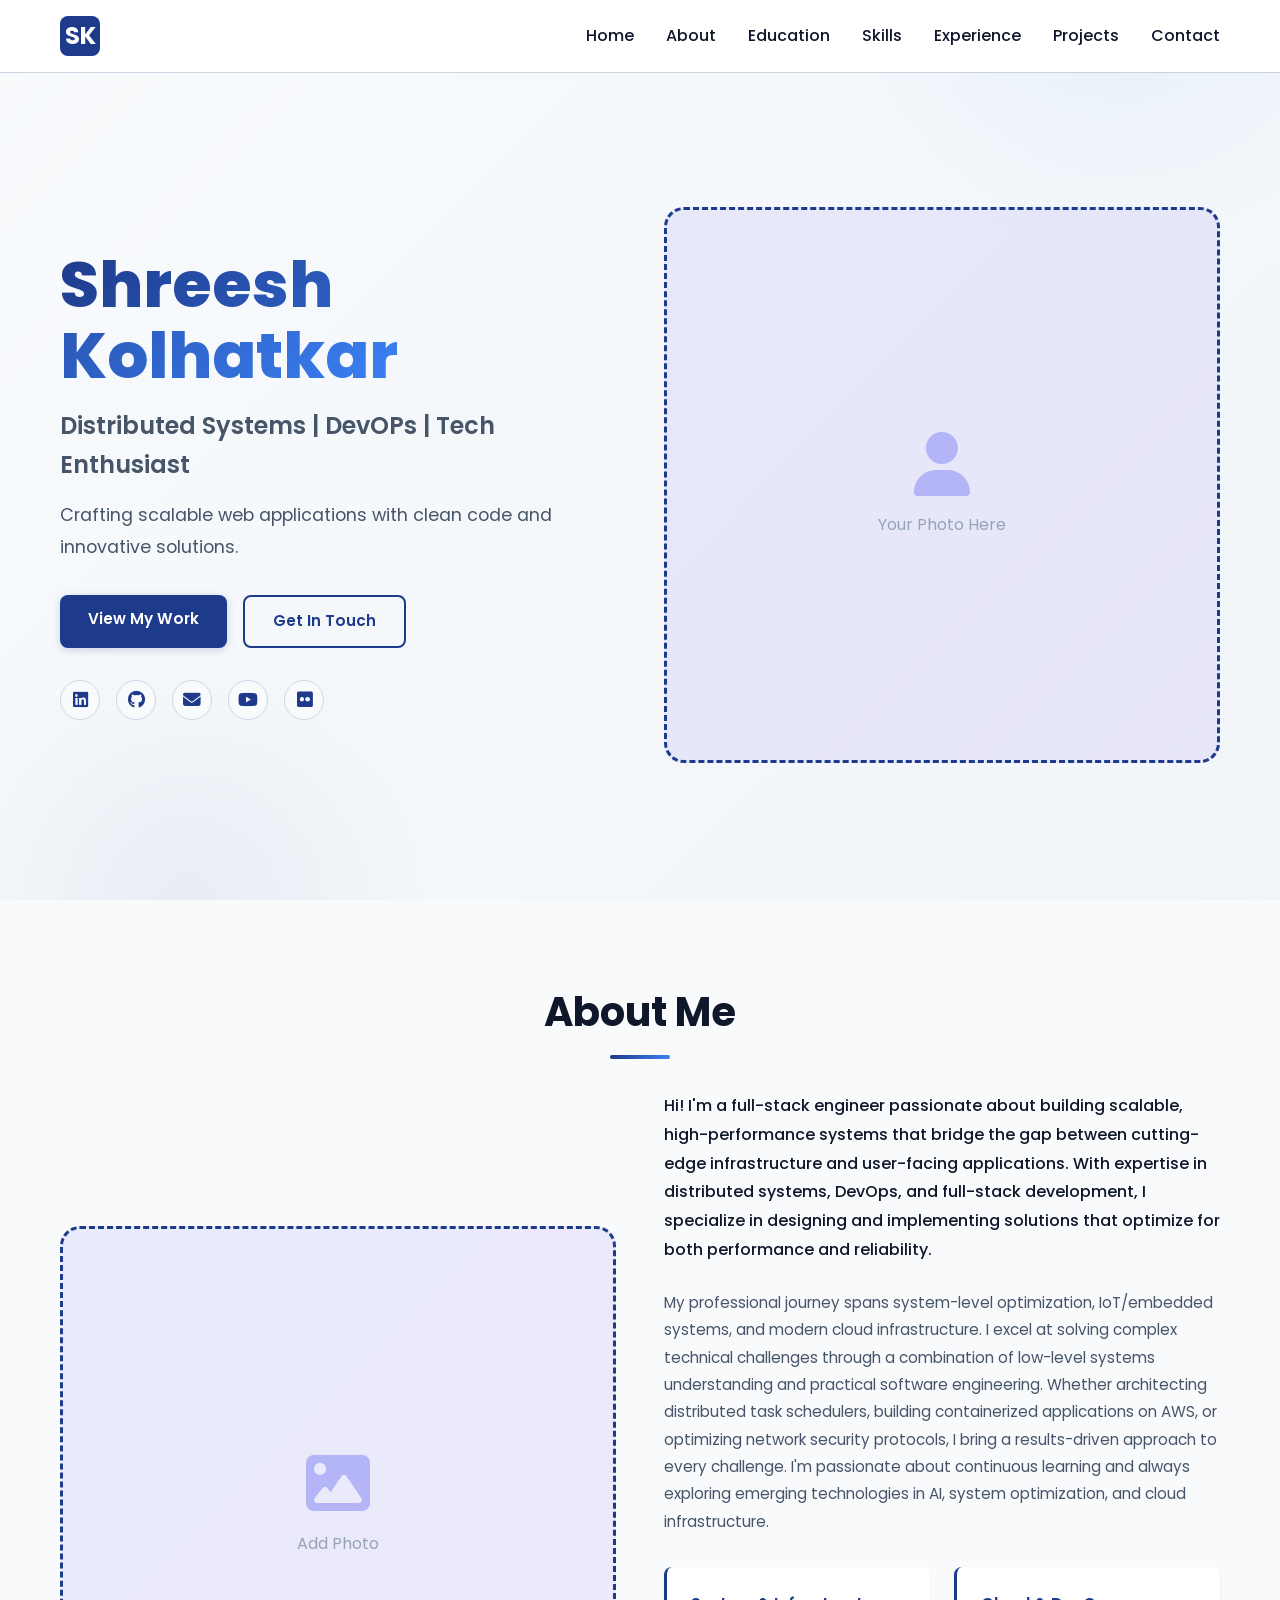
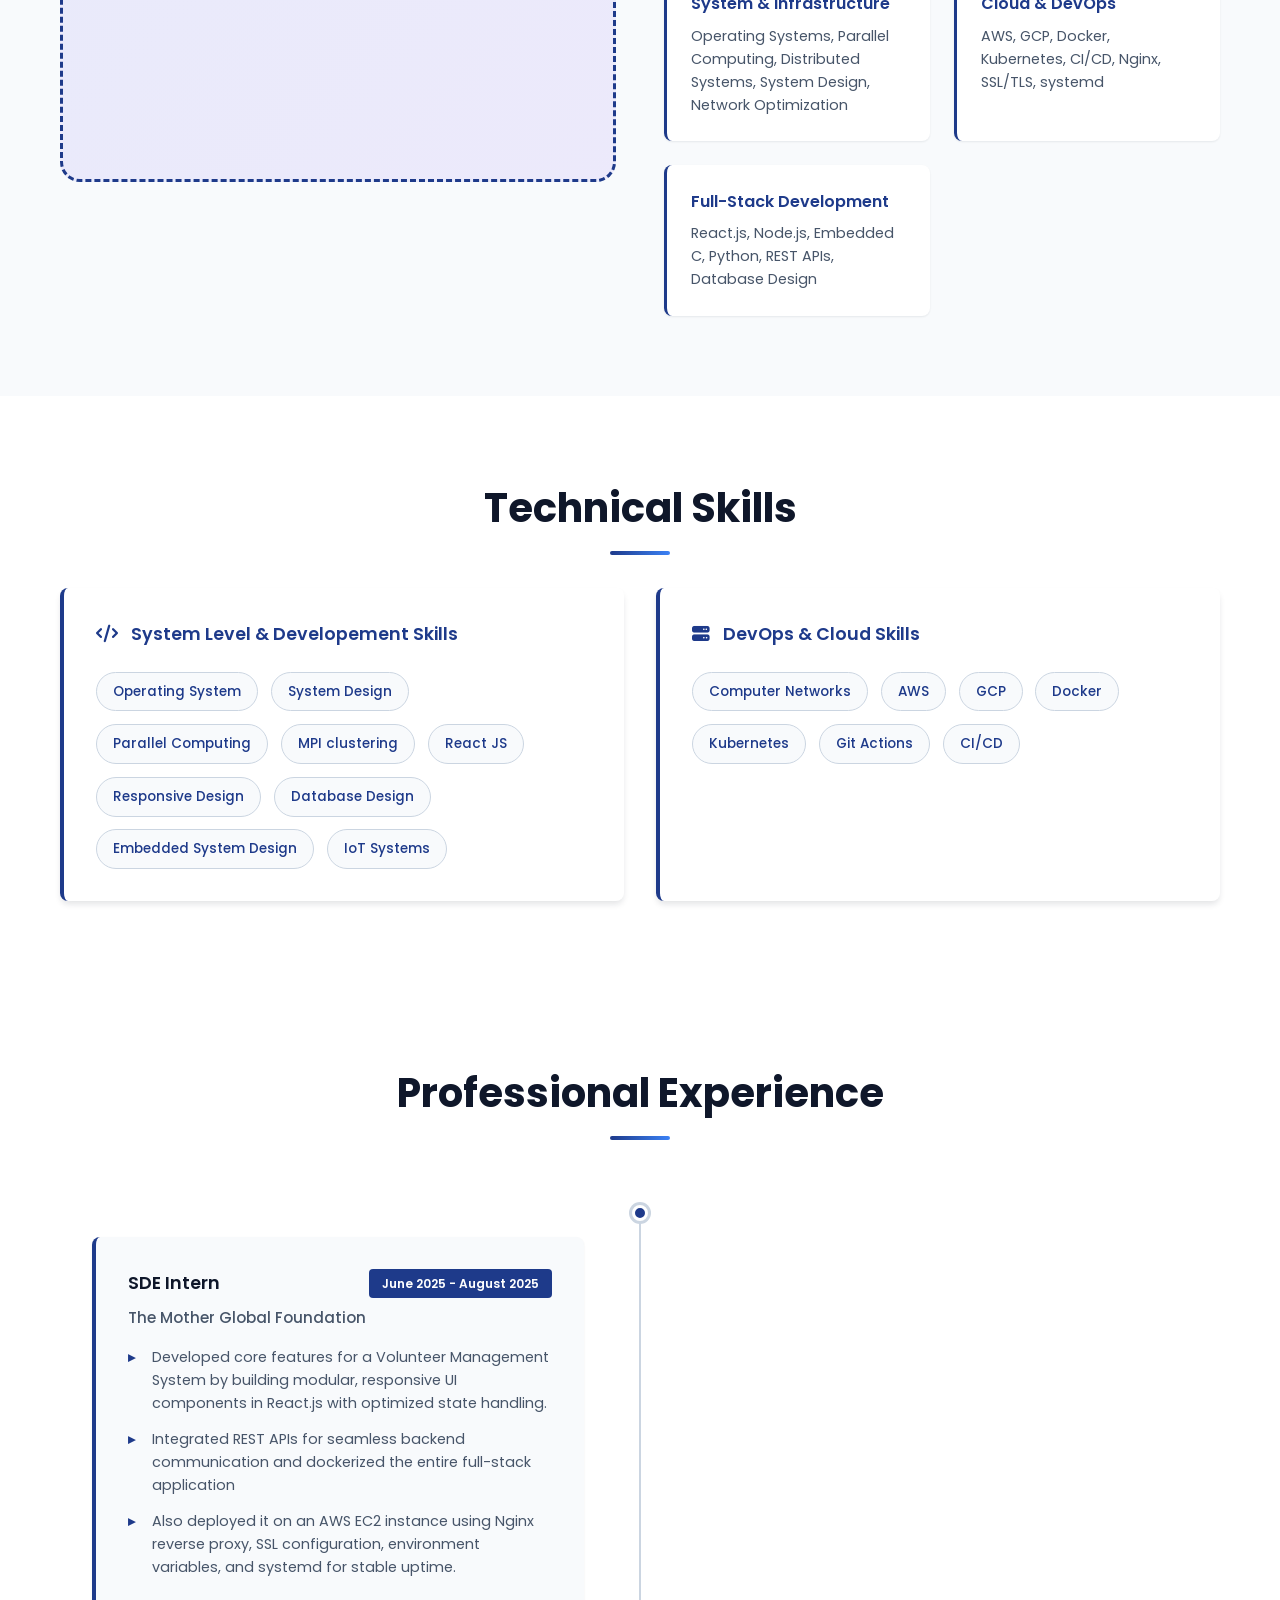
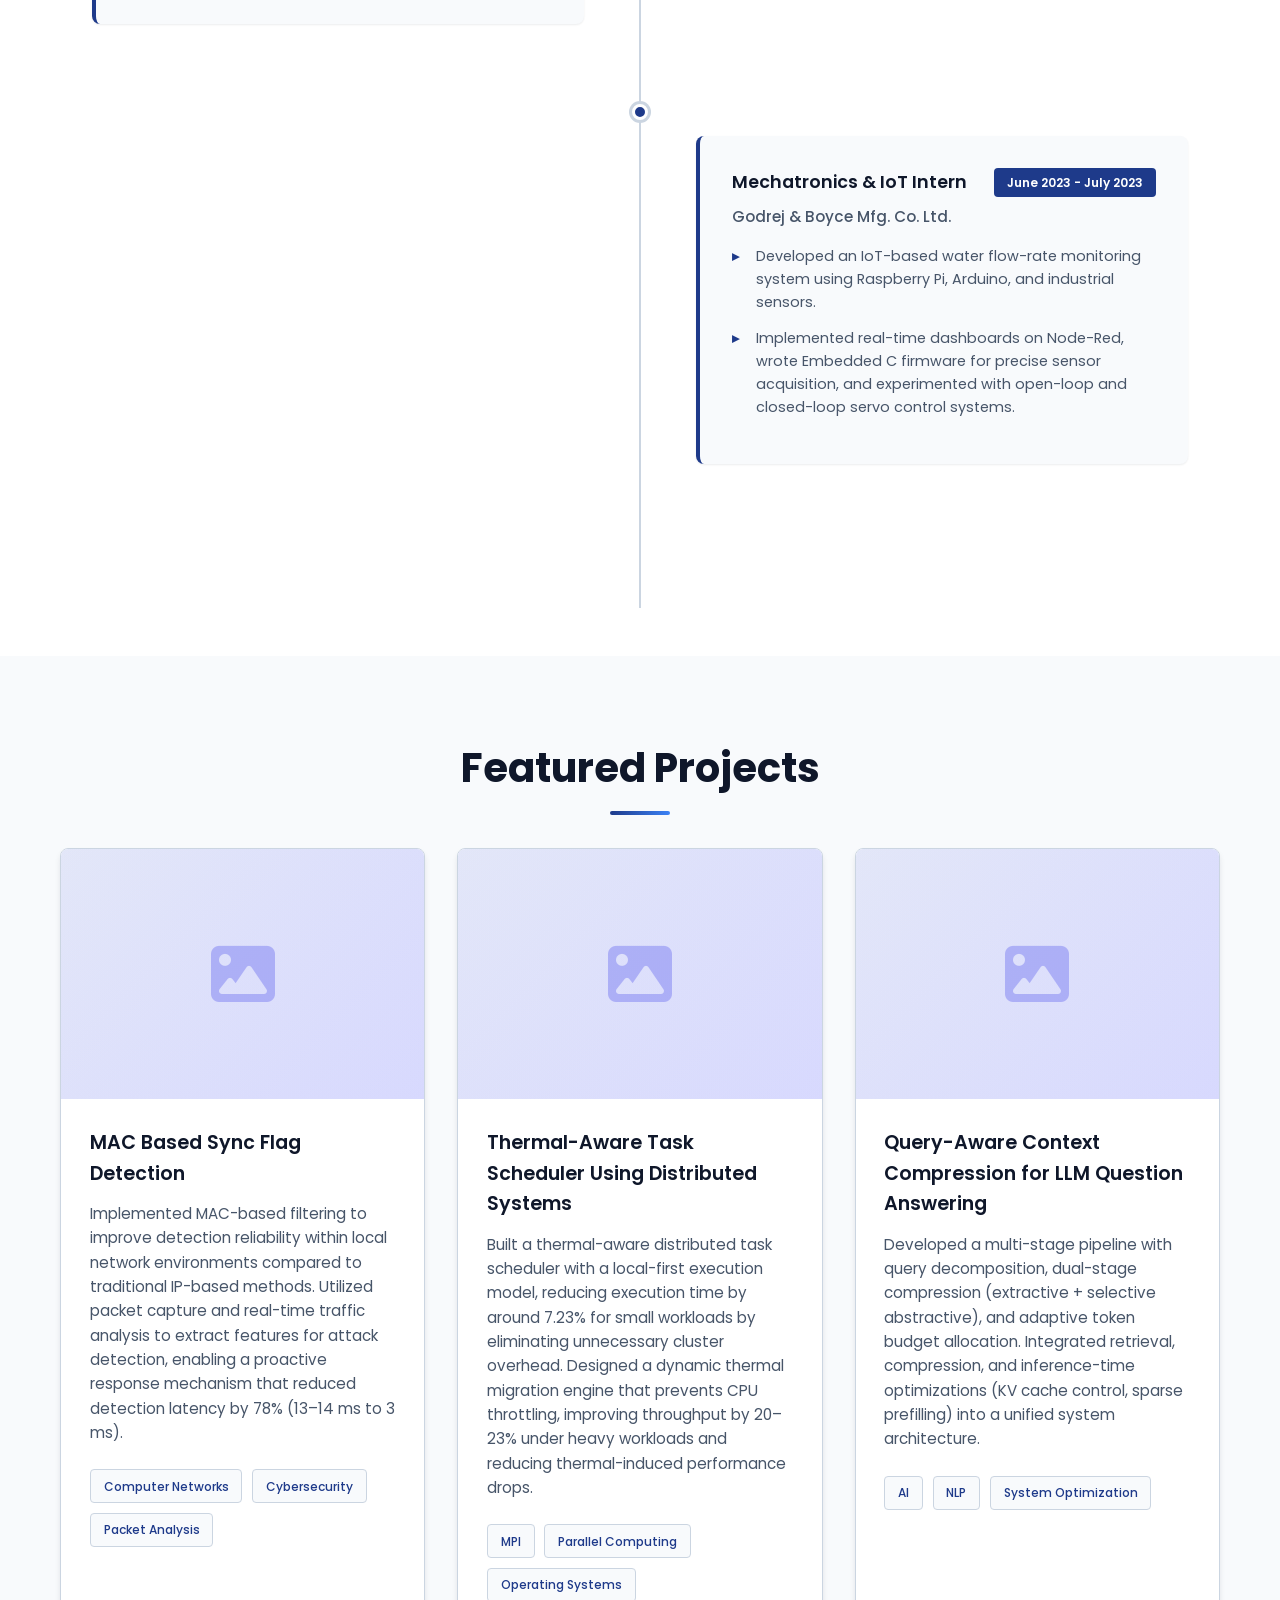
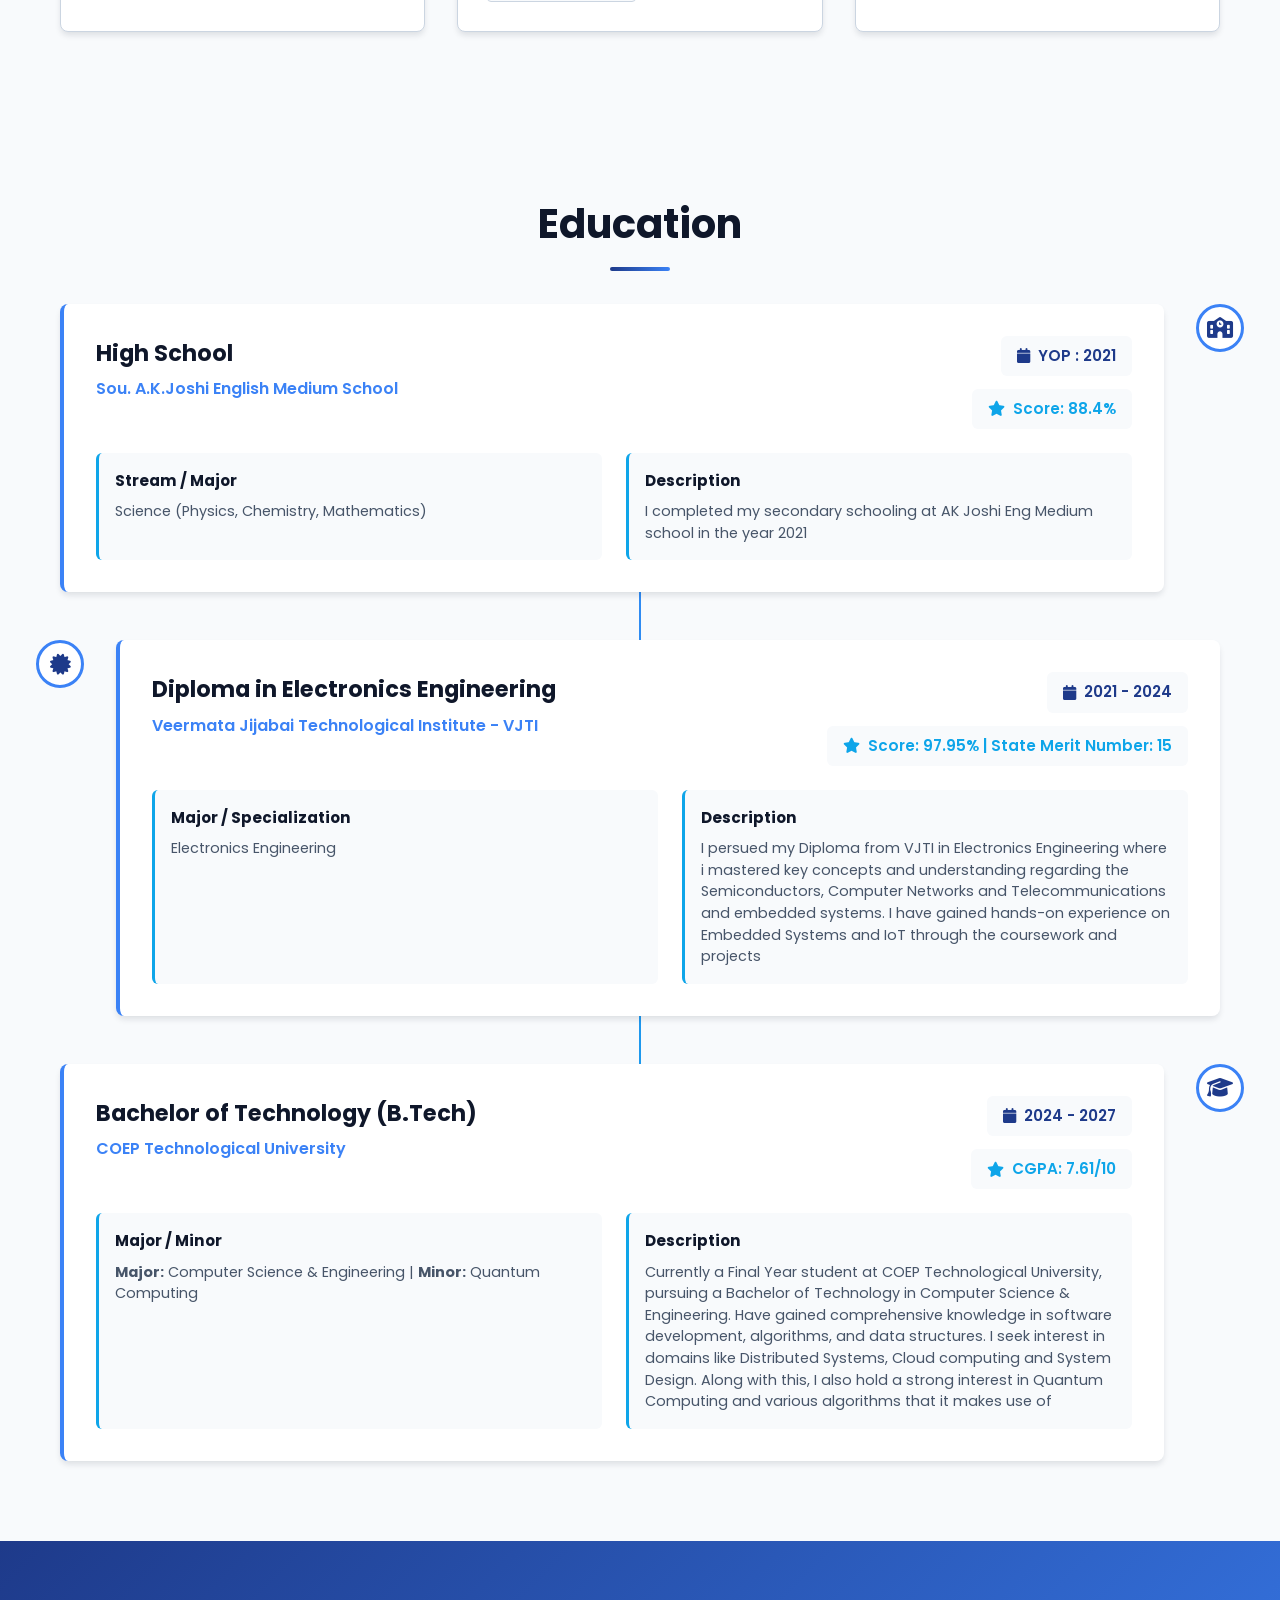
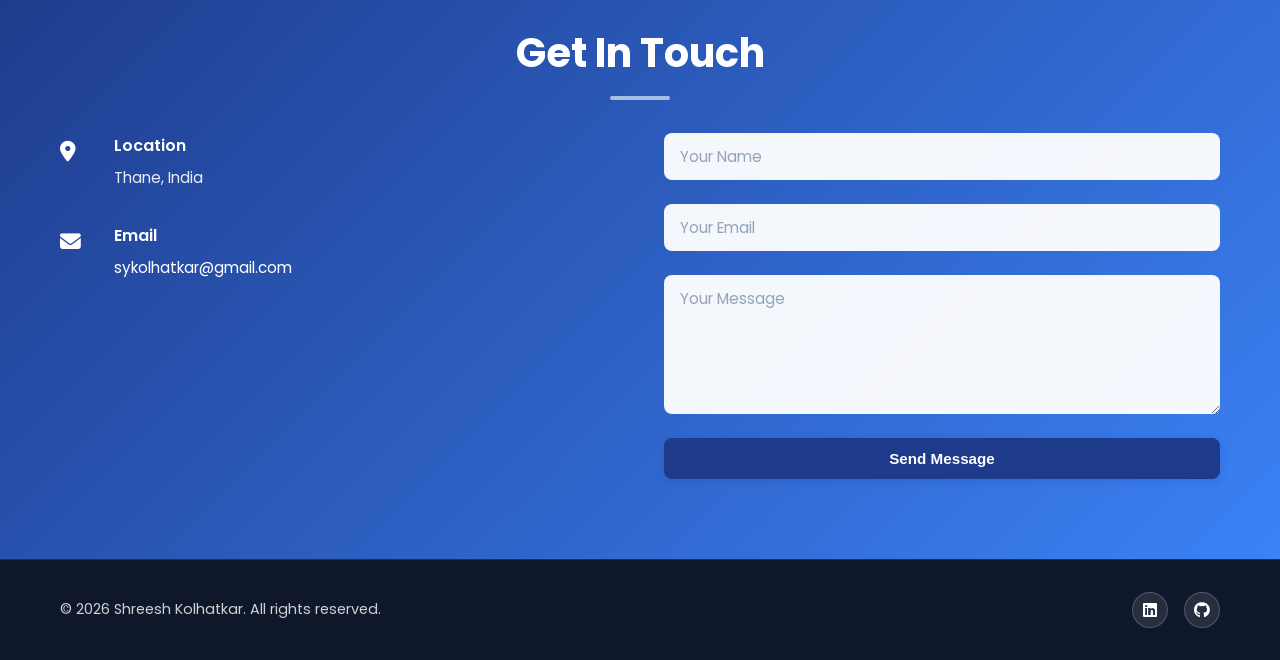
<file: index.html>
<!DOCTYPE html>
<html lang="en">
<head>
    <meta charset="UTF-8">
    <meta name="viewport" content="width=device-width, initial-scale=1.0">
    <title>Shreesh Kolhatkar</title>
    <link rel="stylesheet" href="styles.css">
    <link rel="stylesheet" href="https://cdnjs.cloudflare.com/ajax/libs/font-awesome/6.4.0/css/all.min.css">
    <link href="https://fonts.googleapis.com/css2?family=Poppins:wght@300;400;600;700;800&family=Playfair+Display:wght@700&display=swap" rel="stylesheet">
</head>
<body>
    <!-- Navigation -->
    <nav class="navbar">
        <div class="container">
            <div class="nav-content">
                <div class="logo">
                    <span class="logo-text">SK</span>
                </div>
                <button class="menu-toggle" id="menuToggle">
                    <span></span>
                    <span></span>
                    <span></span>
                </button>
                <ul class="nav-links" id="navLinks">
                    <li><a href="#home">Home</a></li>
                    <li><a href="#about">About</a></li>
                    <li><a href="#education">Education</a></li>
                    <li><a href="#skills">Skills</a></li>
                    <li><a href="#experience">Experience</a></li>
                    <li><a href="#projects">Projects</a></li>
                    <li><a href="#contact">Contact</a></li>
                    
                </ul>
            </div>
        </div>
    </nav>

    <!-- Hero Section -->
    <section id="home" class="hero">
        <div class="container">
            <div class="hero-content">
                <div class="hero-text">
                    <h1 class="hero-title">
                        <span class="highlight">Shreesh Kolhatkar</span>
                    </h1>
                    <p class="hero-subtitle">Distributed Systems | DevOPs | Tech Enthusiast</p>
                    <p class="hero-description">
                        Crafting scalable web applications with clean code and innovative solutions.
                    </p>
                    <div class="hero-buttons">
                        <a href="#projects" class="btn btn-primary">View My Work</a>
                        <a href="#contact" class="btn btn-secondary">Get In Touch</a>
                    </div>
                    <div class="social-links">
                        <a href="https://www.linkedin.com/in/shreesh-kolhatkar/" class="social-icon" title="LinkedIn"><i class="fab fa-linkedin"></i></a>
                        <a href="https://github.com/shree21941" class="social-icon" title="GitHub"><i class="fab fa-github"></i></a>
                        <a href="mailto:sykolhatkar@gmail.com" class="social-icon" title="Email"><i class="fas fa-envelope"></i></a>
                        <a href="https://www.youtube.com/@YashovardhanKolhatkar" class="social-icon" title="YouTube"><i class="fab fa-youtube"></i></a>
                        <a href="https://www.flickr.com/photos/189487337@N05/" class="social-icon" title="Flickr"><i class="fab fa-flickr"></i></a>
                    </div>
                </div>
                <div class="hero-image">
                    <div class="image-placeholder">
                        <i class="fas fa-user"></i>
                        <p>Your Photo Here</p>
                    </div>
                </div>
            </div>
        </div>
        <div class="hero-wave"></div>
    </section>

    <!-- About Section -->
    <section id="about" class="about">
        <div class="container">
            <h2 class="section-title">About Me</h2>
            <div class="about-content">
                <div class="about-image">
                    <div class="image-placeholder">
                        <i class="fas fa-image"></i>
                        <p>Add Photo</p>
                    </div>
                </div>
                <div class="about-text">
                    <p class="about-intro">
                        Hi! I'm a full-stack engineer passionate about building scalable, high-performance systems that bridge the gap between cutting-edge infrastructure and user-facing applications. With expertise in distributed systems, DevOps, and full-stack development, I specialize in designing and implementing solutions that optimize for both performance and reliability.
                    </p>
                    <p class="about-details">
                        My professional journey spans system-level optimization, IoT/embedded systems, and modern cloud infrastructure. I excel at solving complex technical challenges through a combination of low-level systems understanding and practical software engineering. Whether architecting distributed task schedulers, building containerized applications on AWS, or optimizing network security protocols, I bring a results-driven approach to every challenge. I'm passionate about continuous learning and always exploring emerging technologies in AI, system optimization, and cloud infrastructure.
                    </p>
                    <div class="about-highlights">
                        <div class="highlight-item">
                            <h3>System & Infrastructure</h3>
                            <p>Operating Systems, Parallel Computing, Distributed Systems, System Design, Network Optimization</p>
                        </div>
                        <div class="highlight-item">
                            <h3>Cloud & DevOps</h3>
                            <p>AWS, GCP, Docker, Kubernetes, CI/CD, Nginx, SSL/TLS, systemd</p>
                        </div>
                        <div class="highlight-item">
                            <h3>Full-Stack Development</h3>
                            <p>React.js, Node.js, Embedded C, Python, REST APIs, Database Design</p>
                        </div>
                    </div>
                </div>
            </div>
        </div>
    </section>



    <!-- Skills Section -->
    <section id="skills" class="skills">
        <div class="container">
            <h2 class="section-title">Technical Skills</h2>
            <div class="skills-grid">
                <div class="skill-category">
                    <h3 class="skill-category-title">
                        <i class="fas fa-code"></i> System Level & Developement Skills
                    </h3>
                    <div class="skill-items">
                        <span class="skill-tag">Operating System</span>
                        <span class="skill-tag">System Design</span> 
                        <span class="skill-tag">Parallel Computing</span>
                        <span class="skill-tag">MPI clustering</span>
                        <span class="skill-tag">React JS</span>
                        <span class="skill-tag">Responsive Design</span>
                        <span class="skill-tag">Database Design</span>
                        <span class="skill-tag">Embedded System Design</span> 
                        <span class="skill-tag">IoT Systems</span>
                    </div>
                </div>

                <div class="skill-category">
                    <h3 class="skill-category-title">
                        <i class="fas fa-server"></i> DevOps & Cloud Skills
                    </h3>
                    <div class="skill-items">
                        <span class="skill-tag">Computer Networks</span> 
                        <span class="skill-tag">AWS</span>
                        <span class="skill-tag">GCP</span>
                        <span class="skill-tag">Docker</span>
                        <span class="skill-tag">Kubernetes</span>
                        <span class="skill-tag">Git Actions</span>
                        <span class="skill-tag">CI/CD</span>
                    </div>
                </div>
            </div>
        </div>
    </section>

    <!-- Experience Section -->
    <section id="experience" class="experience">
        <div class="container">
            <h2 class="section-title">Professional Experience</h2>
            <div class="timeline">
                <div class="timeline-item">
                    <div class="timeline-marker"></div>
                    <div class="timeline-content">
                        <div class="experience-card">
                            <div class="card-header">
                                <h3>SDE Intern</h3>
                                <span class="date-badge">June 2025 - August 2025</span>
                            </div>
                            <p class="company">The Mother Global Foundation</p>
                            <ul class="experience-list">
                                <li>Developed core features for a Volunteer Management System by building modular, responsive UI components in React.js
with optimized state handling.</li>
                                <li>Integrated REST APIs for seamless backend communication and dockerized the entire full-stack application </li>
                                <li>Also deployed it on an AWS EC2 instance using Nginx reverse proxy, SSL configuration, environment variables, and
systemd for stable uptime.</li>
                            </ul>
                        </div>
                    </div>
                </div>

                <div class="timeline-item">
                    <div class="timeline-marker"></div>
                    <div class="timeline-content">
                        <div class="experience-card">
                            <div class="card-header">
                                <h3>Mechatronics & IoT Intern</h3>
                                <span class="date-badge">June 2023 - July 2023</span>
                            </div>
                            <p class="company">Godrej & Boyce Mfg. Co. Ltd.</p>
                            <ul class="experience-list">
                                <li> Developed an IoT-based water flow-rate monitoring system using Raspberry Pi, Arduino, and industrial sensors.</li>
                                <li>Implemented real-time dashboards on Node-Red, wrote Embedded C firmware for precise sensor acquisition, and
experimented with open-loop and closed-loop servo control systems.</li>
                            </ul>
                        </div>
                    </div>
                </div>
            </div>
        </div>
    </section>

    <!-- Projects Section -->
    <section id="projects" class="projects">
        <div class="container">
            <h2 class="section-title">Featured Projects</h2>
            <div class="projects-grid">
                <div class="project-card">
                    <div class="project-image">
                        <div class="image-placeholder">
                            <i class="fas fa-image"></i>
                        </div>
                        <div class="project-overlay">
                            <a href="https://github.com/VNalbalwar/CN-Mini-Project-MAC-Based-SYN-Flood-Detection" class="project-link">View Project</a>
                        </div>
                    </div>
                    <div class="project-content">
                        <h3 class="project-title">MAC Based Sync Flag Detection</h3>
                        <p class="project-description">
                            Implemented MAC-based filtering to improve detection reliability within local network environments compared to
traditional IP-based methods. Utilized packet capture and real-time traffic analysis to extract features for attack detection, enabling a proactive
response mechanism that reduced detection latency by 78% (13–14 ms to 3 ms).
                        </p>
                        <div class="project-tech">
                            <span class="tech-badge">Computer Networks</span>
                            <span class="tech-badge">Cybersecurity</span>
                            <span class="tech-badge">Packet Analysis</span>

                        </div>
                    </div>
                </div>

                <div class="project-card">
                    <div class="project-image">
                        <div class="image-placeholder">
                            <i class="fas fa-image"></i>
                        </div>
                        <div class="project-overlay">
                            <a href="https://github.com/AvinashGadade/thermal-aware-scheduler" class="project-link">View Project</a>
                        </div>
                    </div>
                    <div class="project-content">
                        <h3 class="project-title">Thermal-Aware Task Scheduler Using Distributed Systems</h3>
                        <p class="project-description">
                            Built a thermal-aware distributed task scheduler with a local-first execution model, reducing execution time by around
7.23% for small workloads by eliminating unnecessary cluster overhead. Designed a dynamic thermal migration engine that prevents CPU throttling, improving throughput by 20–23% under
heavy workloads and reducing thermal-induced performance drops.
                        <div class="project-tech">
                            <span class="tech-badge">MPI</span>
                            <span class="tech-badge">Parallel Computing</span>
                            <span class="tech-badge">Operating Systems</span>
                        </div>
                    </div>
                </div>

                <div class="project-card">
                    <div class="project-image">
                        <div class="image-placeholder">
                            <i class="fas fa-image"></i>
                        </div>
                        <div class="project-overlay">
                            <a href="https://github.com/Shreesh21941/Query-Aware-Context-Compression-for-Long-Document-LLM-Question-Answering" class="project-link">View Project</a>
                        </div>
                    </div>
                    <div class="project-content">
                        <h3 class="project-title">Query-Aware Context Compression for LLM Question Answering</h3>
                        <p class="project-description">
                            Developed a multi-stage pipeline with query decomposition, dual-stage compression (extractive + selective abstractive),
and adaptive token budget allocation. Integrated retrieval, compression, and inference-time optimizations (KV cache control, sparse prefilling) into a unified
system architecture.
                        </p>
                        <div class="project-tech">
                            <span class="tech-badge">AI</span>
                            <span class="tech-badge">NLP</span>
                            <span class="tech-badge">System Optimization</span>
                        </div>
                    </div>
                </div>               
            </div>
        </div>
    </section>

    <!-- Education Section -->
    <section id="education" class="education">
        <div class="container">
            <h2 class="section-title">Education</h2>
            <div class="education-timeline">
                <!-- Schooling Entry -->
                <div class="education-item">
                    <div class="education-icon">
                        <i class="fas fa-school"></i>
                    </div>
                    <div class="education-card-enhanced">
                        <div class="education-header">
                            <div class="education-title-section">
                                <h3 class="education-degree">High School</h3>
                                <p class="education-institution">Sou. A.K.Joshi English Medium School</p>
                            </div>
                            <div class="education-meta">
                                <span class="education-year-range">
                                    <i class="fas fa-calendar"></i> YOP : 2021                               </span>
                                <span class="education-score">
                                    <i class="fas fa-star"></i> Score: 88.4%
                                </span>
                            </div>
                        </div>
                        <div class="education-details">
                            <div class="education-field-section">
                                <h4>Stream / Major</h4>
                                <p>Science (Physics, Chemistry, Mathematics)</p>
                            </div>
                            <div class="education-description">
                                <h4>Description</h4>
                                <p>I completed my secondary schooling at AK Joshi Eng Medium school in the year 2021</p>
                            </div>
                        </div>
                    </div>
                </div>

                <!-- Diploma Entry -->
                <div class="education-item">
                    <div class="education-icon">
                        <i class="fas fa-certificate"></i>
                    </div>
                    <div class="education-card-enhanced">
                        <div class="education-header">
                            <div class="education-title-section">
                                <h3 class="education-degree">Diploma in Electronics Engineering</h3>
                                <p class="education-institution">Veermata Jijabai Technological Institute - VJTI</p>
                            </div>
                            <div class="education-meta">
                                <span class="education-year-range">
                                    <i class="fas fa-calendar"></i> 2021 - 2024
                                </span>
                                <span class="education-score">
                                    <i class="fas fa-star"></i> Score: 97.95% |
                                    State Merit Number: 15
                                </span>
                            </div>
                        </div>
                        <div class="education-details">
                            <div class="education-field-section">
                                <h4>Major / Specialization</h4>
                                <p>Electronics Engineering</p>
                            </div>
                            <div class="education-description">
                                <h4>Description</h4>
                                <p>I persued my Diploma from VJTI in Electronics Engineering where i mastered key concepts and understanding regarding the Semiconductors, Computer Networks and Telecommunications and embedded systems. I have gained hands-on experience on Embedded Systems and IoT through the coursework and projects</p>
                            </div>
                        </div>
                    </div>
                </div>

                <!-- Bachelor's Degree Entry -->
                <div class="education-item">
                    <div class="education-icon">
                        <i class="fas fa-graduation-cap"></i>
                    </div>
                    <div class="education-card-enhanced">
                        <div class="education-header">
                            <div class="education-title-section">
                                <h3 class="education-degree">Bachelor of Technology (B.Tech)</h3>
                                <p class="education-institution">COEP Technological University</p>
                            </div>
                            <div class="education-meta">
                                <span class="education-year-range">
                                    <i class="fas fa-calendar"></i> 2024 - 2027
                                </span>
                                <span class="education-score">
                                    <i class="fas fa-star"></i> CGPA: 7.61/10
                                </span>
                            </div>
                        </div>
                        <div class="education-details">
                            <div class="education-field-section">
                                <h4>Major / Minor</h4>
                                <p><strong>Major:</strong> Computer Science & Engineering | <strong>Minor:</strong> Quantum Computing</p>
                            </div>
                            <div class="education-description">
                                <h4>Description</h4>
                                <p>Currently a Final Year student at COEP Technological University, pursuing a Bachelor of Technology in Computer Science & Engineering. Have gained comprehensive knowledge in software development, algorithms, and data structures. I seek interest in domains like Distributed Systems, Cloud computing and System Design. Along with this, I also hold a strong interest in Quantum Computing and various algorithms that it makes use of</p>
                            </div>
                        </div>
                    </div>
                </div>
            </div>
        </div>
    </section>

    <!-- Contact Section -->
    <section id="contact" class="contact">
        <div class="container">
            <h2 class="section-title">Get In Touch</h2>
            <div class="contact-content">
                <div class="contact-info">
                    <div class="contact-item">
                        <i class="fas fa-map-marker-alt"></i>
                        <div>
                            <h3>Location</h3>
                            <p>Thane, India</p>
                        </div>
                    </div>
                    <div class="contact-item">
                        <i class="fas fa-envelope"></i>
                        <div>
                            <h3>Email</h3>
                            <p><a href="mailto:shreesh@example.com">sykolhatkar@gmail.com</a></p>
                        </div>
                    </div>
                    <!-- <div class="contact-item">
                        <i class="fas fa-phone"></i>
                        <div>
                            <h3>Phone</h3>
                            <p><a href="tel:+1234567890">+</a></p>
                        </div>
                    </div> -->
                </div>

                <form class="contact-form" id="contactForm">
                    <div class="form-group">
                        <input type="text" placeholder="Your Name" required>
                    </div>
                    <div class="form-group">
                        <input type="email" placeholder="Your Email" required>
                    </div>
                    <div class="form-group">
                        <textarea placeholder="Your Message" rows="5" required></textarea>
                    </div>
                    <button type="submit" class="btn btn-primary btn-submit">Send Message</button>
                </form>
            </div>
        </div>
    </section>

    <!-- Footer -->
    <footer class="footer">
        <div class="container">
            <div class="footer-content">
                <p>&copy; 2026 Shreesh Kolhatkar. All rights reserved.</p>
                <div class="footer-links">
                    <a href="https://www.linkedin.com/in/shreesh-kolhatkar/" title="LinkedIn"><i class="fab fa-linkedin"></i></a>
                    <a href="https://github.com/shree21941" title="GitHub"><i class="fab fa-github"></i></a>
                </div>
            </div>
        </div>
    </footer>

    <script src="script.js"></script>
</body>
</html>
</file>
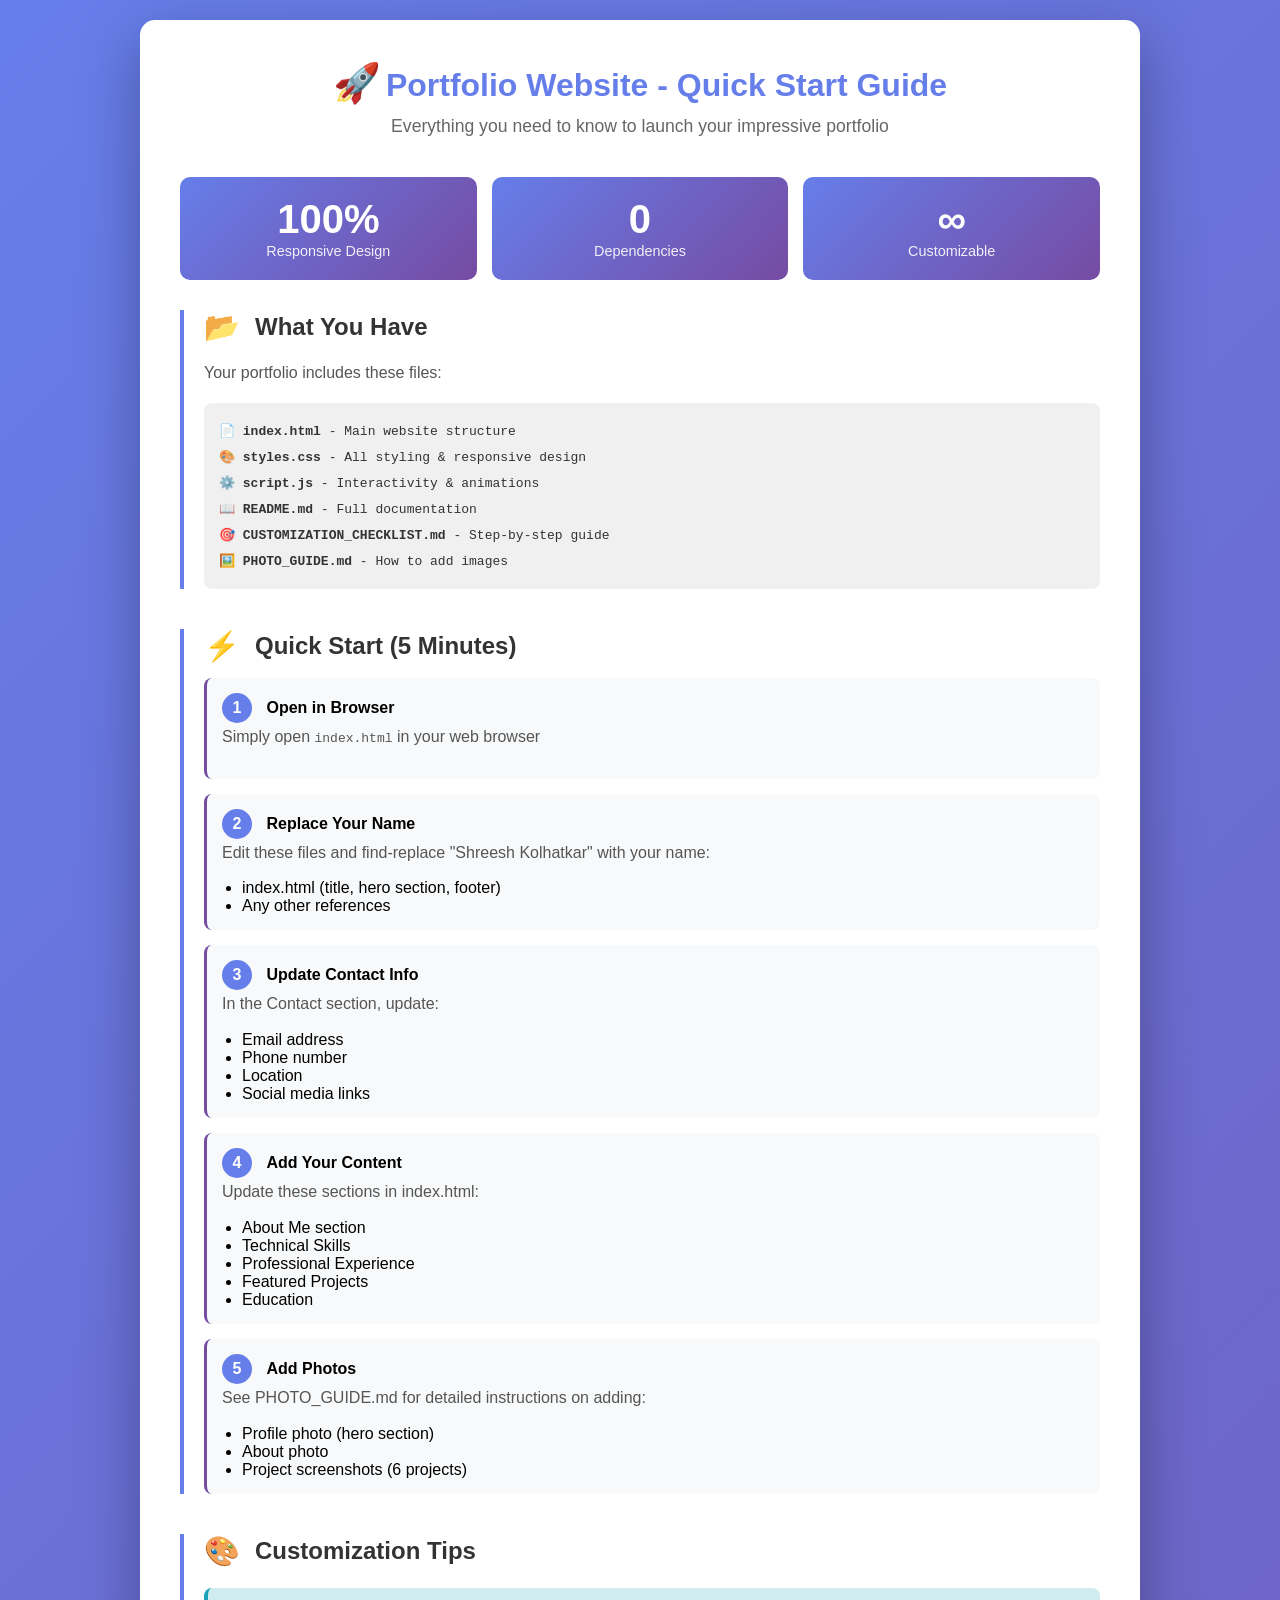
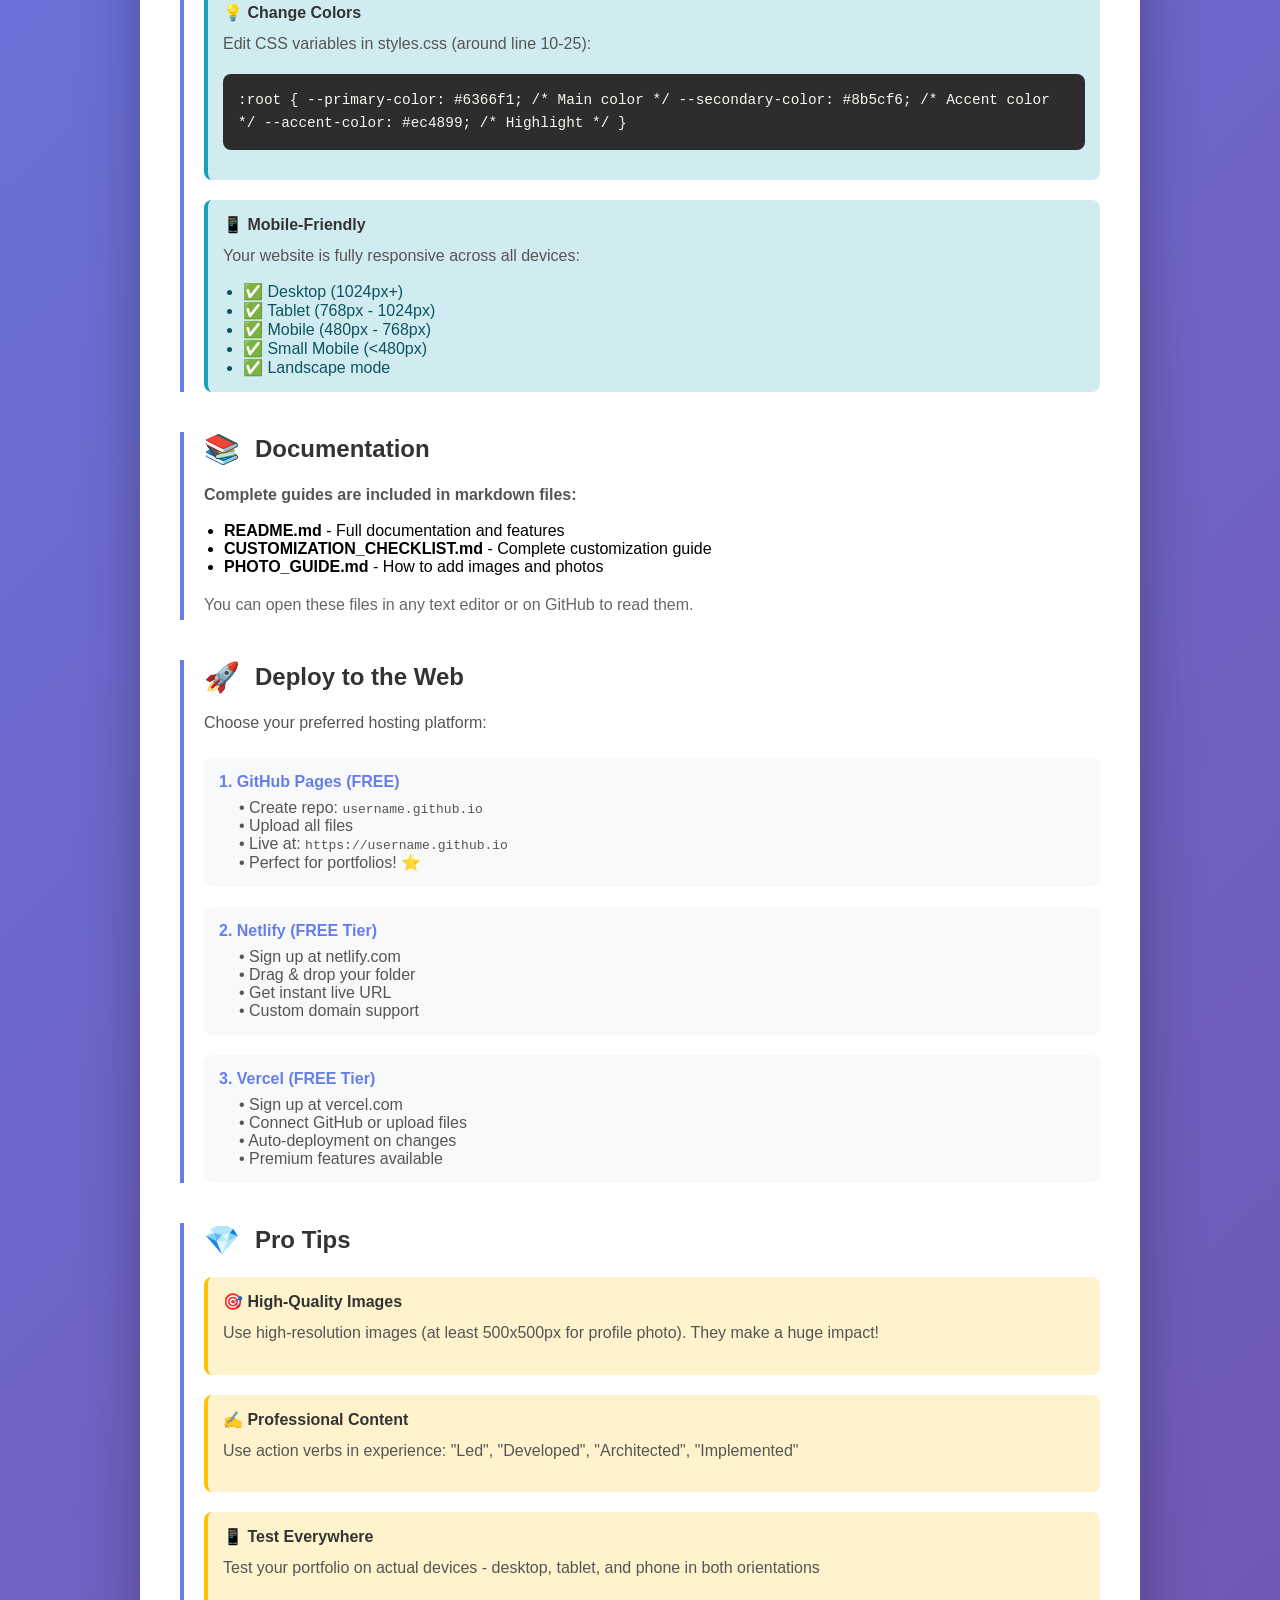
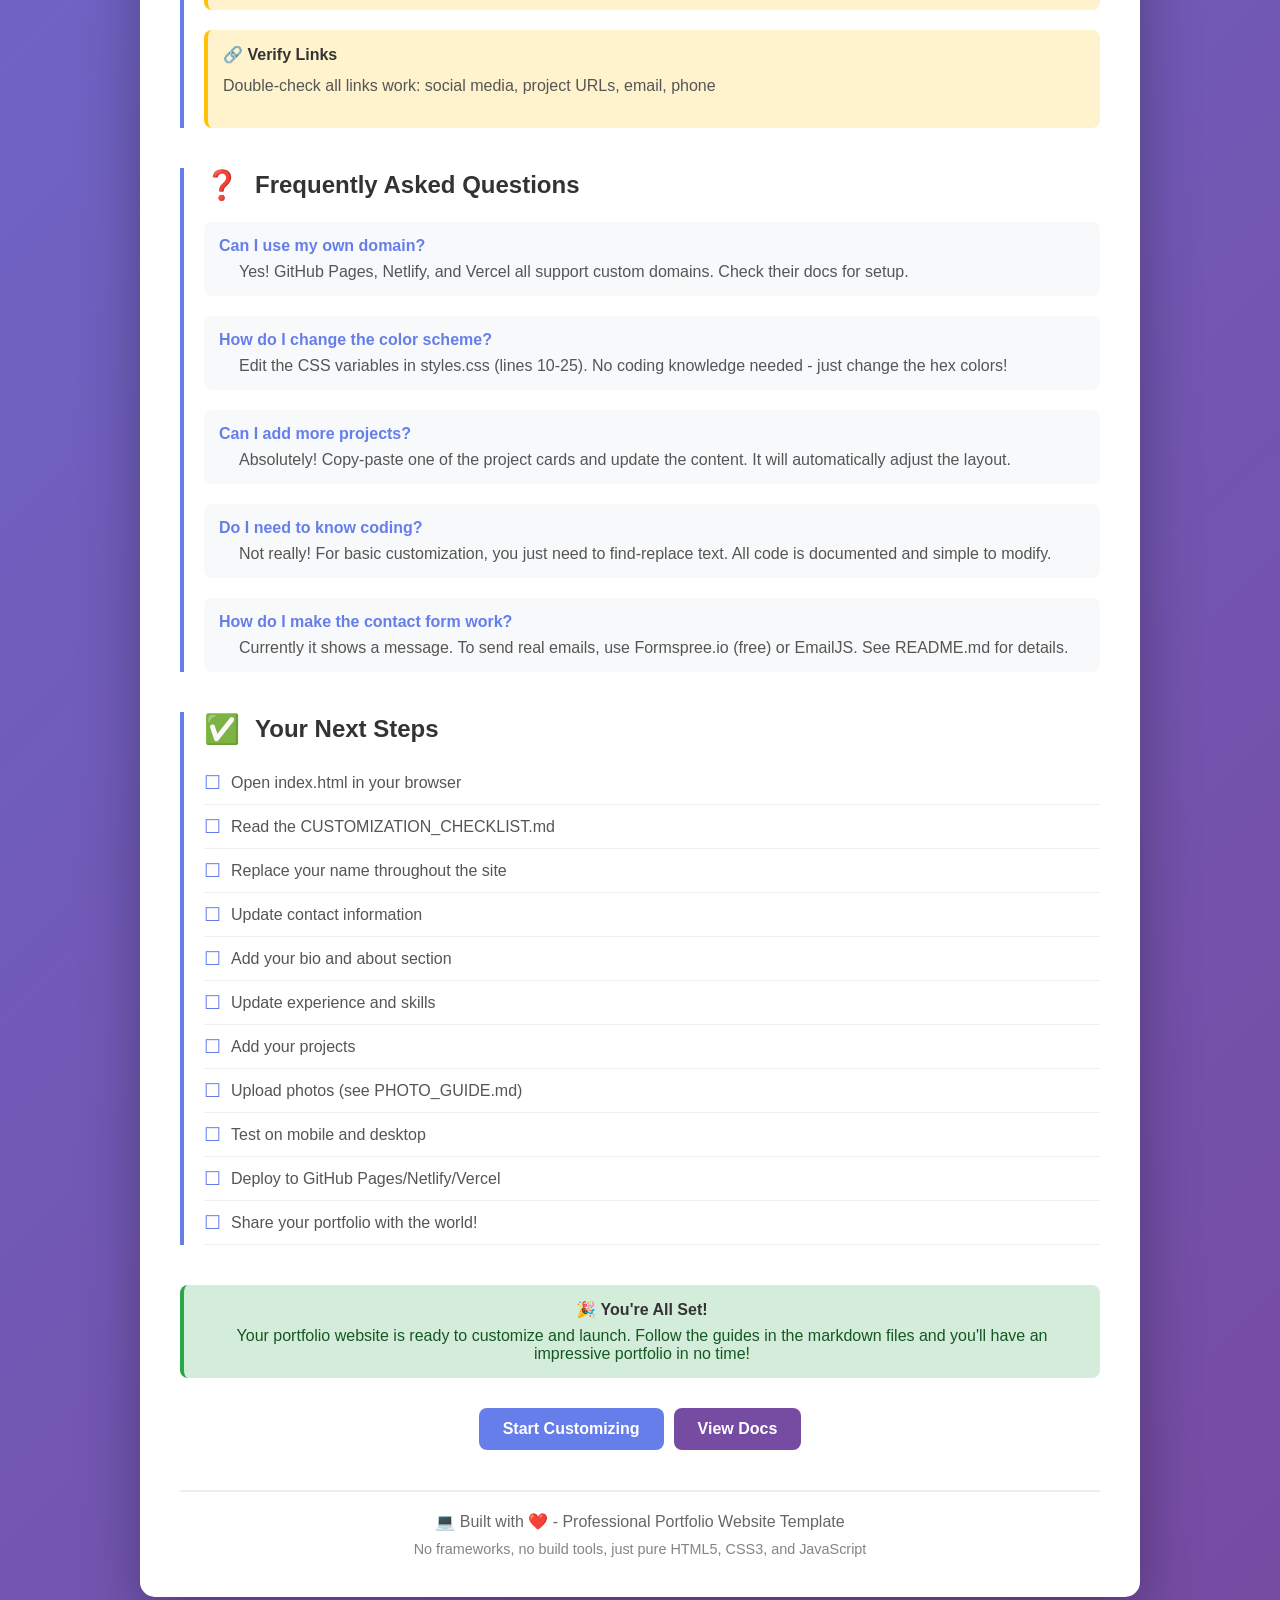
<file: QUICK_START.html>
<!DOCTYPE html>
<html lang="en">
<head>
    <meta charset="UTF-8">
    <meta name="viewport" content="width=device-width, initial-scale=1.0">
    <title>Quick Start Guide - Portfolio Setup</title>
    <style>
        * {
            margin: 0;
            padding: 0;
            box-sizing: border-box;
        }
        
        body {
            font-family: 'Segoe UI', Tahoma, Geneva, Verdana, sans-serif;
            background: linear-gradient(135deg, #667eea 0%, #764ba2 100%);
            min-height: 100vh;
            padding: 20px;
        }
        
        .container {
            max-width: 1000px;
            margin: 0 auto;
            background: white;
            border-radius: 15px;
            padding: 40px;
            box-shadow: 0 20px 60px rgba(0, 0, 0, 0.3);
        }
        
        h1 {
            color: #667eea;
            margin-bottom: 10px;
            text-align: center;
        }
        
        .subtitle {
            text-align: center;
            color: #666;
            margin-bottom: 40px;
            font-size: 1.1rem;
        }
        
        .guide-section {
            margin-bottom: 40px;
            border-left: 4px solid #667eea;
            padding-left: 20px;
        }
        
        .guide-section h2 {
            color: #333;
            font-size: 1.5rem;
            margin-bottom: 15px;
            display: flex;
            align-items: center;
            gap: 10px;
        }
        
        .guide-section p {
            color: #555;
            line-height: 1.8;
            margin-bottom: 12px;
        }
        
        .step {
            background: #f8f9fa;
            padding: 15px;
            margin: 15px 0;
            border-radius: 8px;
            border-left: 3px solid #764ba2;
        }
        
        .step-number {
            display: inline-block;
            background: #667eea;
            color: white;
            width: 30px;
            height: 30px;
            border-radius: 50%;
            text-align: center;
            line-height: 30px;
            margin-right: 10px;
            font-weight: bold;
        }
        
        .code-block {
            background: #2d2d2d;
            color: #f8f8f2;
            padding: 15px;
            border-radius: 8px;
            overflow-x: auto;
            font-family: 'Courier New', monospace;
            margin: 15px 0;
            font-size: 0.9rem;
            line-height: 1.6;
        }
        
        .file-list {
            background: #f0f0f0;
            padding: 15px;
            border-radius: 8px;
            font-family: monospace;
            margin: 15px 0;
        }
        
        .file-list div {
            padding: 5px 0;
            color: #333;
        }
        
        .button-group {
            display: flex;
            gap: 10px;
            justify-content: center;
            margin: 30px 0;
            flex-wrap: wrap;
        }
        
        .btn {
            padding: 12px 24px;
            border-radius: 8px;
            border: none;
            cursor: pointer;
            font-size: 1rem;
            text-decoration: none;
            display: inline-block;
            transition: all 0.3s ease;
            font-weight: 600;
        }
        
        .btn-primary {
            background: #667eea;
            color: white;
        }
        
        .btn-primary:hover {
            background: #5568d3;
            transform: translateY(-2px);
            box-shadow: 0 5px 15px rgba(102, 126, 234, 0.4);
        }
        
        .btn-secondary {
            background: #764ba2;
            color: white;
        }
        
        .btn-secondary:hover {
            background: #653a87;
            transform: translateY(-2px);
            box-shadow: 0 5px 15px rgba(118, 75, 162, 0.4);
        }
        
        .checklist {
            list-style: none;
            padding: 0;
        }
        
        .checklist li {
            padding: 10px 0;
            border-bottom: 1px solid #eee;
            color: #555;
            display: flex;
            align-items: center;
        }
        
        .checklist li:before {
            content: '☐ ';
            margin-right: 10px;
            font-size: 1.2rem;
            color: #667eea;
        }
        
        .highlight {
            background: #fff3cd;
            padding: 15px;
            border-radius: 8px;
            border-left: 4px solid #ffc107;
            margin: 20px 0;
        }
        
        .highlight-title {
            font-weight: bold;
            color: #333;
            margin-bottom: 8px;
        }
        
        .success {
            background: #d4edda;
            border-color: #28a745;
            color: #155724;
        }
        
        .warning {
            background: #fff3cd;
            border-color: #ffc107;
            color: #856404;
        }
        
        .info {
            background: #d1ecf1;
            border-color: #17a2b8;
            color: #0c5460;
        }
        
        .faq {
            margin: 20px 0;
            padding: 15px;
            background: #f8f9fa;
            border-radius: 8px;
        }
        
        .faq-q {
            font-weight: bold;
            color: #667eea;
            margin-bottom: 8px;
        }
        
        .faq-a {
            color: #555;
            padding-left: 20px;
        }
        
        .stats {
            display: grid;
            grid-template-columns: repeat(auto-fit, minmax(200px, 1fr));
            gap: 15px;
            margin: 30px 0;
        }
        
        .stat-card {
            background: linear-gradient(135deg, #667eea 0%, #764ba2 100%);
            color: white;
            padding: 20px;
            border-radius: 10px;
            text-align: center;
        }
        
        .stat-number {
            font-size: 2.5rem;
            font-weight: bold;
            display: block;
        }
        
        .stat-label {
            font-size: 0.9rem;
            opacity: 0.9;
        }
        
        footer {
            text-align: center;
            margin-top: 40px;
            padding-top: 20px;
            border-top: 2px solid #eee;
            color: #666;
        }
        
        .emoji {
            font-size: 1.2em;
            margin-right: 5px;
        }
    </style>
</head>
<body>
    <div class="container">
        <h1><span class="emoji">🚀</span>Portfolio Website - Quick Start Guide</h1>
        <p class="subtitle">Everything you need to know to launch your impressive portfolio</p>
        
        <!-- Stats Section -->
        <div class="stats">
            <div class="stat-card">
                <span class="stat-number">100%</span>
                <span class="stat-label">Responsive Design</span>
            </div>
            <div class="stat-card">
                <span class="stat-number">0</span>
                <span class="stat-label">Dependencies</span>
            </div>
            <div class="stat-card">
                <span class="stat-number">∞</span>
                <span class="stat-label">Customizable</span>
            </div>
        </div>
        
        <!-- Getting Started -->
        <div class="guide-section">
            <h2><span class="emoji">📂</span>What You Have</h2>
            <p>Your portfolio includes these files:</p>
            <div class="file-list">
                <div>📄 <strong>index.html</strong> - Main website structure</div>
                <div>🎨 <strong>styles.css</strong> - All styling & responsive design</div>
                <div>⚙️ <strong>script.js</strong> - Interactivity & animations</div>
                <div>📖 <strong>README.md</strong> - Full documentation</div>
                <div>🎯 <strong>CUSTOMIZATION_CHECKLIST.md</strong> - Step-by-step guide</div>
                <div>🖼️ <strong>PHOTO_GUIDE.md</strong> - How to add images</div>
            </div>
        </div>
        
        <!-- Quick Start Steps -->
        <div class="guide-section">
            <h2><span class="emoji">⚡</span>Quick Start (5 Minutes)</h2>
            
            <div class="step">
                <span class="step-number">1</span>
                <strong>Open in Browser</strong>
                <p>Simply open <code>index.html</code> in your web browser</p>
            </div>
            
            <div class="step">
                <span class="step-number">2</span>
                <strong>Replace Your Name</strong>
                <p>Edit these files and find-replace "Shreesh Kolhatkar" with your name:</p>
                <ul style="margin-left: 20px; margin-top: 10px;">
                    <li>index.html (title, hero section, footer)</li>
                    <li>Any other references</li>
                </ul>
            </div>
            
            <div class="step">
                <span class="step-number">3</span>
                <strong>Update Contact Info</strong>
                <p>In the Contact section, update:</p>
                <ul style="margin-left: 20px; margin-top: 10px;">
                    <li>Email address</li>
                    <li>Phone number</li>
                    <li>Location</li>
                    <li>Social media links</li>
                </ul>
            </div>
            
            <div class="step">
                <span class="step-number">4</span>
                <strong>Add Your Content</strong>
                <p>Update these sections in index.html:</p>
                <ul style="margin-left: 20px; margin-top: 10px;">
                    <li>About Me section</li>
                    <li>Technical Skills</li>
                    <li>Professional Experience</li>
                    <li>Featured Projects</li>
                    <li>Education</li>
                </ul>
            </div>
            
            <div class="step">
                <span class="step-number">5</span>
                <strong>Add Photos</strong>
                <p>See PHOTO_GUIDE.md for detailed instructions on adding:</p>
                <ul style="margin-left: 20px; margin-top: 10px;">
                    <li>Profile photo (hero section)</li>
                    <li>About photo</li>
                    <li>Project screenshots (6 projects)</li>
                </ul>
            </div>
        </div>
        
        <!-- Customization Tips -->
        <div class="guide-section">
            <h2><span class="emoji">🎨</span>Customization Tips</h2>
            
            <div class="highlight info">
                <div class="highlight-title">💡 Change Colors</div>
                <p>Edit CSS variables in styles.css (around line 10-25):</p>
                <div class="code-block">
:root {
    --primary-color: #6366f1;      /* Main color */
    --secondary-color: #8b5cf6;    /* Accent color */
    --accent-color: #ec4899;       /* Highlight */
}
                </div>
            </div>
            
            <div class="highlight info">
                <div class="highlight-title">📱 Mobile-Friendly</div>
                <p>Your website is fully responsive across all devices:</p>
                <ul style="margin-left: 20px; margin-top: 10px;">
                    <li>✅ Desktop (1024px+)</li>
                    <li>✅ Tablet (768px - 1024px)</li>
                    <li>✅ Mobile (480px - 768px)</li>
                    <li>✅ Small Mobile (&lt;480px)</li>
                    <li>✅ Landscape mode</li>
                </ul>
            </div>
        </div>
        
        <!-- Document Files -->
        <div class="guide-section">
            <h2><span class="emoji">📚</span>Documentation</h2>
            <p><strong>Complete guides are included in markdown files:</strong></p>
            <ul style="margin-left: 20px; margin-top: 10px;">
                <li><strong>README.md</strong> - Full documentation and features</li>
                <li><strong>CUSTOMIZATION_CHECKLIST.md</strong> - Complete customization guide</li>
                <li><strong>PHOTO_GUIDE.md</strong> - How to add images and photos</li>
            </ul>
            <p style="margin-top: 15px; color: #666;">You can open these files in any text editor or on GitHub to read them.</p>
        </div>
        
        <!-- Deployment -->
        <div class="guide-section">
            <h2><span class="emoji">🚀</span>Deploy to the Web</h2>
            
            <p>Choose your preferred hosting platform:</p>
            
            <div class="faq">
                <div class="faq-q">1. GitHub Pages (FREE)</div>
                <div class="faq-a">
                    • Create repo: <code>username.github.io</code><br>
                    • Upload all files<br>
                    • Live at: <code>https://username.github.io</code><br>
                    • Perfect for portfolios! ⭐
                </div>
            </div>
            
            <div class="faq">
                <div class="faq-q">2. Netlify (FREE Tier)</div>
                <div class="faq-a">
                    • Sign up at netlify.com<br>
                    • Drag & drop your folder<br>
                    • Get instant live URL<br>
                    • Custom domain support
                </div>
            </div>
            
            <div class="faq">
                <div class="faq-q">3. Vercel (FREE Tier)</div>
                <div class="faq-a">
                    • Sign up at vercel.com<br>
                    • Connect GitHub or upload files<br>
                    • Auto-deployment on changes<br>
                    • Premium features available
                </div>
            </div>
        </div>
        
        <!-- Pro Tips -->
        <div class="guide-section">
            <h2><span class="emoji">💎</span>Pro Tips</h2>
            
            <div class="highlight warning">
                <div class="highlight-title">🎯 High-Quality Images</div>
                <p>Use high-resolution images (at least 500x500px for profile photo). They make a huge impact!</p>
            </div>
            
            <div class="highlight warning">
                <div class="highlight-title">✍️ Professional Content</div>
                <p>Use action verbs in experience: "Led", "Developed", "Architected", "Implemented"</p>
            </div>
            
            <div class="highlight warning">
                <div class="highlight-title">📱 Test Everywhere</div>
                <p>Test your portfolio on actual devices - desktop, tablet, and phone in both orientations</p>
            </div>
            
            <div class="highlight warning">
                <div class="highlight-title">🔗 Verify Links</div>
                <p>Double-check all links work: social media, project URLs, email, phone</p>
            </div>
        </div>
        
        <!-- FAQ -->
        <div class="guide-section">
            <h2><span class="emoji">❓</span>Frequently Asked Questions</h2>
            
            <div class="faq">
                <div class="faq-q">Can I use my own domain?</div>
                <div class="faq-a">Yes! GitHub Pages, Netlify, and Vercel all support custom domains. Check their docs for setup.</div>
            </div>
            
            <div class="faq">
                <div class="faq-q">How do I change the color scheme?</div>
                <div class="faq-a">Edit the CSS variables in styles.css (lines 10-25). No coding knowledge needed - just change the hex colors!</div>
            </div>
            
            <div class="faq">
                <div class="faq-q">Can I add more projects?</div>
                <div class="faq-a">Absolutely! Copy-paste one of the project cards and update the content. It will automatically adjust the layout.</div>
            </div>
            
            <div class="faq">
                <div class="faq-q">Do I need to know coding?</div>
                <div class="faq-a">Not really! For basic customization, you just need to find-replace text. All code is documented and simple to modify.</div>
            </div>
            
            <div class="faq">
                <div class="faq-q">How do I make the contact form work?</div>
                <div class="faq-a">Currently it shows a message. To send real emails, use Formspree.io (free) or EmailJS. See README.md for details.</div>
            </div>
        </div>
        
        <!-- Next Steps Checklist -->
        <div class="guide-section">
            <h2><span class="emoji">✅</span>Your Next Steps</h2>
            <ul class="checklist">
                <li>Open index.html in your browser</li>
                <li>Read the CUSTOMIZATION_CHECKLIST.md</li>
                <li>Replace your name throughout the site</li>
                <li>Update contact information</li>
                <li>Add your bio and about section</li>
                <li>Update experience and skills</li>
                <li>Add your projects</li>
                <li>Upload photos (see PHOTO_GUIDE.md)</li>
                <li>Test on mobile and desktop</li>
                <li>Deploy to GitHub Pages/Netlify/Vercel</li>
                <li>Share your portfolio with the world!</li>
            </ul>
        </div>
        
        <!-- Call to Action -->
        <div style="text-align: center; margin-top: 40px;">
            <div class="highlight success">
                <div class="highlight-title">🎉 You're All Set!</div>
                <p>Your portfolio website is ready to customize and launch. Follow the guides in the markdown files and you'll have an impressive portfolio in no time!</p>
            </div>
            
            <div class="button-group">
                <button class="btn btn-primary" onclick="alert('Open index.html in your code editor to start customizing!')">Start Customizing</button>
                <button class="btn btn-secondary" onclick="alert('Check README.md for complete documentation')">View Docs</button>
            </div>
        </div>
        
        <footer>
            <p>💻 Built with ❤️ - Professional Portfolio Website Template</p>
            <p style="margin-top: 10px; font-size: 0.9rem; opacity: 0.8;">No frameworks, no build tools, just pure HTML5, CSS3, and JavaScript</p>
        </footer>
    </div>
</body>
</html>
</file>
<file: styles.css>
/* ===================================
   GLOBAL STYLES & CSS VARIABLES
   =================================== */

:root {
    --primary-color: #1e3a8a;
    --primary-dark: #1e40af;
    --secondary-color: #3b82f6;
    --accent-color: #0ea5e9;
    --text-dark: #0f172a;
    --text-light: #475569;
    --text-muted: #94a3b8;
    --bg-light: #f8fafc;
    --bg-white: #ffffff;
    --border-color: #cbd5e1;
    --shadow-sm: 0 1px 2px 0 rgba(15, 23, 42, 0.08);
    --shadow-md: 0 4px 6px -1px rgba(15, 23, 42, 0.12);
    --shadow-lg: 0 10px 15px -3px rgba(15, 23, 42, 0.15);
    --shadow-xl: 0 20px 25px -5px rgba(15, 23, 42, 0.2);
    --transition: all 0.3s cubic-bezier(0.4, 0, 0.2, 1);
    --border-radius: 8px;
}

* {
    margin: 0;
    padding: 0;
    box-sizing: border-box;
}

html {
    scroll-behavior: smooth;
}

body {
    font-family: 'Poppins', sans-serif;
    color: var(--text-dark);
    background-color: var(--bg-white);
    line-height: 1.6;
}

/* ===================================
   CONTAINER & UTILITIES
   =================================== */

.container {
    max-width: 1200px;
    margin: 0 auto;
    padding: 0 20px;
}

.section-title {
    font-family: 'Poppins', sans-serif;
    font-size: 2.5rem;
    font-weight: 700;
    text-align: center;
    margin-bottom: 3rem;
    position: relative;
    display: inline-block;
    width: 100%;
    color: var(--text-dark);
}

.section-title::after {
    content: '';
    position: absolute;
    bottom: -15px;
    left: 50%;
    transform: translateX(-50%);
    width: 60px;
    height: 4px;
    background: linear-gradient(90deg, var(--primary-color), var(--secondary-color));
    border-radius: 2px;
}

/* ===================================
   NAVIGATION BAR
   =================================== */

.navbar {
    position: fixed;
    top: 0;
    left: 0;
    right: 0;
    background: var(--bg-white);
    backdrop-filter: blur(10px);
    z-index: 1000;
    border-bottom: 1px solid var(--border-color);
    padding: 1rem 0;
    transition: var(--transition);
}

.navbar.scrolled {
    background: var(--bg-white);
    padding: 0.75rem 0;
    box-shadow: var(--shadow-sm);
}

.nav-content {
    display: flex;
    justify-content: space-between;
    align-items: center;
}

.logo {
    display: flex;
    align-items: center;
    justify-content: center;
    width: 40px;
    height: 40px;
    background: var(--primary-color);
    border-radius: var(--border-radius);
    font-weight: 700;
    color: white;
    font-size: 1.1rem;
}

.logo-text {
    font-size: 1.5rem;
}

.nav-links {
    display: flex;
    list-style: none;
    gap: 2rem;
}

.nav-links a {
    text-decoration: none;
    color: var(--text-dark);
    font-weight: 500;
    position: relative;
    transition: var(--transition);
}

.nav-links a::after {
    content: '';
    position: absolute;
    bottom: -5px;
    left: 0;
    width: 0;
    height: 2px;
    background: linear-gradient(90deg, var(--primary-color), var(--secondary-color));
    transition: width 0.3s ease;
}

.nav-links a:hover::after {
    width: 100%;
}

.menu-toggle {
    display: none;
    flex-direction: column;
    background: none;
    border: none;
    cursor: pointer;
    gap: 6px;
}

.menu-toggle span {
    width: 25px;
    height: 3px;
    background: var(--text-dark);
    border-radius: 3px;
    transition: var(--transition);
}

/* ===================================
   HERO SECTION
   =================================== */

.hero {
    margin-top: 70px;
    min-height: calc(100vh - 70px);
    background: linear-gradient(135deg, #f8fafc 0%, #f1f5f9 100%);
    display: flex;
    align-items: center;
    position: relative;
    overflow: hidden;
}

.hero::before {
    content: '';
    position: absolute;
    top: -50%;
    right: -10%;
    width: 600px;
    height: 600px;
    background: radial-gradient(circle, rgba(59, 130, 246, 0.08) 0%, transparent 70%);
    border-radius: 50%;
    z-index: 0;
}

.hero::after {
    content: '';
    position: absolute;
    bottom: -30%;
    left: -5%;
    width: 500px;
    height: 500px;
    background: radial-gradient(circle, rgba(30, 58, 138, 0.06) 0%, transparent 70%);
    border-radius: 50%;
    z-index: 0;
}

.hero .container {
    position: relative;
    z-index: 10;
}

.hero-content {
    display: grid;
    grid-template-columns: 1fr 1fr;
    gap: 3rem;
    align-items: center;
}

.hero-text {
    animation: fadeInUp 0.8s ease;
}

.hero-title {
    font-family: 'Poppins', sans-serif;
    font-size: 4rem;
    font-weight: 800;
    line-height: 1.1;
    margin-bottom: 1rem;
    color: var(--text-dark);
}

.highlight {
    background: linear-gradient(135deg, var(--primary-color), var(--secondary-color));
    -webkit-background-clip: text;
    -webkit-text-fill-color: transparent;
    background-clip: text;
}

.hero-subtitle {
    font-size: 1.5rem;
    font-weight: 600;
    color: var(--text-light);
    margin-bottom: 1rem;
}

.hero-description {
    font-size: 1.1rem;
    color: var(--text-light);
    margin-bottom: 2rem;
    line-height: 1.8;
}

.hero-buttons {
    display: flex;
    gap: 1rem;
    margin-bottom: 2rem;
    flex-wrap: wrap;
}

.btn {
    padding: 12px 28px;
    border-radius: var(--border-radius);
    text-decoration: none;
    font-weight: 600;
    cursor: pointer;
    border: none;
    transition: var(--transition);
    display: inline-block;
    font-size: 0.95rem;
}

.btn-primary {
    background: var(--primary-color);
    color: white;
    box-shadow: 0 2px 8px rgba(30, 58, 138, 0.2);
}

.btn-primary:hover {
    background: var(--primary-dark);
    transform: translateY(-2px);
    box-shadow: 0 4px 12px rgba(30, 58, 138, 0.3);
}

.btn-secondary {
    background: transparent;
    color: var(--primary-color);
    border: 2px solid var(--primary-color);
}

.btn-secondary:hover {
    background: var(--primary-color);
    color: white;
}

.social-links {
    display: flex;
    gap: 1rem;
}

.social-icon {
    width: 40px;
    height: 40px;
    border-radius: 50%;
    display: flex;
    align-items: center;
    justify-content: center;
    background: var(--bg-light);
    color: var(--primary-color);
    transition: var(--transition);
    text-decoration: none;
    font-size: 1.1rem;
    border: 1px solid var(--border-color);
}

.social-icon:hover {
    background: var(--primary-color);
    color: white;
    border-color: var(--primary-color);
    transform: translateY(-3px);
}

.hero-image {
    animation: fadeInDown 0.8s ease;
}

.image-placeholder {
    width: 100%;
    aspect-ratio: 1;
    background: linear-gradient(135deg, rgba(99, 102, 241, 0.1), rgba(139, 92, 246, 0.1));
    border: 3px dashed var(--primary-color);
    border-radius: 20px;
    display: flex;
    flex-direction: column;
    align-items: center;
    justify-content: center;
    font-size: 3rem;
    color: rgba(99, 102, 241, 0.4);
    gap: 1rem;
}

.image-placeholder i {
    font-size: 4rem;
}

.image-placeholder p {
    font-size: 1rem;
    color: var(--text-muted);
}

/* ===================================
   ABOUT SECTION
   =================================== */

.about {
    padding: 5rem 0;
    background-color: var(--bg-light);
}

.about-content {
    display: grid;
    grid-template-columns: 1fr 1fr;
    gap: 3rem;
    align-items: center;
}

.about-image {
    animation: slideInLeft 0.8s ease;
}

.about-text {
    animation: slideInRight 0.8s ease;
}

.about-intro {
    font-size: 1rem;
    color: var(--text-dark);
    margin-bottom: 1.5rem;
    line-height: 1.8;
    font-weight: 500;
}

.about-details {
    font-size: 0.95rem;
    color: var(--text-light);
    margin-bottom: 2rem;
    line-height: 1.8;
}

.about-highlights {
    display: grid;
    grid-template-columns: 1fr 1fr;
    gap: 1.5rem;
}

.highlight-item {
    padding: 1.5rem;
    background: white;
    border-radius: var(--border-radius);
    box-shadow: var(--shadow-sm);
    transition: var(--transition);
    border-left: 3px solid var(--primary-color);
}

.highlight-item:hover {
    box-shadow: var(--shadow-md);
    transform: translateY(-2px);
}

.highlight-item h3 {
    color: var(--primary-color);
    margin-bottom: 0.5rem;
    font-size: 1rem;
    font-weight: 600;
}

.highlight-item p {
    color: var(--text-light);
    font-size: 0.9rem;
    line-height: 1.6;
}

/* ===================================
   SKILLS SECTION
   =================================== */

.skills {
    padding: 5rem 0;
    background-color: var(--bg-white);
}

.skills-grid {
    display: grid;
    grid-template-columns: repeat(auto-fit, minmax(280px, 1fr));
    gap: 2rem;
}

.skill-category {
    background: var(--bg-white);
    padding: 2rem;
    border-radius: var(--border-radius);
    box-shadow: var(--shadow-md);
    transition: var(--transition);
    border-left: 4px solid var(--primary-color);
}

.skill-category:hover {
    box-shadow: var(--shadow-lg);
    transform: translateY(-3px);
}

.skill-category-title {
    color: var(--primary-color);
    margin-bottom: 1.5rem;
    display: flex;
    align-items: center;
    gap: 0.8rem;
    font-size: 1.1rem;
    font-weight: 600;
}

.skill-items {
    display: flex;
    flex-wrap: wrap;
    gap: 0.8rem;
}

.skill-tag {
    background: var(--bg-light);
    color: var(--primary-color);
    padding: 0.5rem 1rem;
    border-radius: 20px;
    font-size: 0.85rem;
    font-weight: 500;
    border: 1px solid var(--border-color);
    transition: var(--transition);
    display: inline-block;
}

.skill-tag:hover {
    background: var(--primary-color);
    color: white;
    border-color: var(--primary-color);
}

.experience {
    padding: 5rem 0;
    background: var(--bg-white);
}

.timeline {
    position: relative;
    padding: 2rem 0;
}

.timeline::before {
    content: '';
    position: absolute;
    left: 50%;
    transform: translateX(-50%);
    width: 2px;
    height: 100%;
    background: var(--border-color);
}

.timeline-item {
    margin-bottom: 3rem;
    position: relative;
    display: grid;
    grid-template-columns: 1fr 1fr;
    gap: 3rem;
}

.timeline-item:nth-child(even) {
    direction: rtl;
}

.timeline-item:nth-child(even) .timeline-content {
    direction: ltr;
}

.timeline-marker {
    width: 16px;
    height: 16px;
    background: var(--primary-color);
    border: 3px solid white;
    border-radius: 50%;
    position: absolute;
    left: 50%;
    top: 0;
    transform: translateX(-50%);
    box-shadow: 0 0 0 3px var(--border-color);
    z-index: 10;
}

.timeline-content {
    padding: 2rem;
}

.experience-card {
    background: var(--bg-light);
    padding: 2rem;
    border-radius: var(--border-radius);
    box-shadow: var(--shadow-sm);
    transition: var(--transition);
    border-left: 4px solid var(--primary-color);
}

.experience-card:hover {
    box-shadow: var(--shadow-md);
    transform: translateY(-2px);
}

.card-header {
    display: flex;
    justify-content: space-between;
    align-items: flex-start;
    margin-bottom: 0.5rem;
    gap: 1rem;
}

.card-header h3 {
    color: var(--text-dark);
    font-size: 1.1rem;
    margin: 0;
    font-weight: 600;
}

.date-badge {
    background: var(--primary-color);
    color: white;
    padding: 0.3rem 0.8rem;
    border-radius: 4px;
    font-size: 0.75rem;
    font-weight: 600;
    white-space: nowrap;
}

.company {
    color: var(--text-light);
    margin-bottom: 1rem;
    font-weight: 500;
    font-size: 0.95rem;
}

.experience-list {
    list-style: none;
    color: var(--text-light);
    font-size: 0.9rem;
}

.experience-list li {
    margin-bottom: 0.8rem;
    padding-left: 1.5rem;
    position: relative;
    line-height: 1.6;
}

.experience-list li::before {
    content: '▸';
    position: absolute;
    left: 0;
    color: var(--primary-color);
    font-weight: bold;
}

/* ===================================
   PROJECTS SECTION
   =================================== */

.projects {
    padding: 5rem 0;
    background-color: var(--bg-light);
}

.projects-grid {
    display: grid;
    grid-template-columns: repeat(auto-fit, minmax(320px, 1fr));
    gap: 2rem;
}

.project-card {
    background: var(--bg-white);
    border-radius: var(--border-radius);
    overflow: hidden;
    box-shadow: var(--shadow-md);
    transition: var(--transition);
    border: 1px solid var(--border-color);
}

.project-card:hover {
    box-shadow: var(--shadow-lg);
    transform: translateY(-4px);
}

.project-image {
    position: relative;
    height: 250px;
    overflow: hidden;
    background: linear-gradient(135deg, #f1f5f9, #e0e7ff);
}

.project-image .image-placeholder {
    height: 100%;
    border: none;
    border-radius: 0;
}

.project-overlay {
    position: absolute;
    top: 0;
    left: 0;
    right: 0;
    bottom: 0;
    background: rgba(30, 58, 138, 0.95);
    display: flex;
    align-items: center;
    justify-content: center;
    opacity: 0;
    transition: var(--transition);
}

.project-card:hover .project-overlay {
    opacity: 1;
}

.project-link {
    background: white;
    color: var(--primary-color);
    padding: 10px 24px;
    border-radius: var(--border-radius);
    text-decoration: none;
    font-weight: 600;
    transition: var(--transition);
    font-size: 0.9rem;
}

.project-link:hover {
    transform: scale(1.05);
    box-shadow: var(--shadow-lg);
}

.project-content {
    padding: 1.8rem;
}

.project-title {
    font-size: 1.2rem;
    color: var(--text-dark);
    margin-bottom: 0.8rem;
    font-weight: 600;
}

.project-description {
    color: var(--text-light);
    margin-bottom: 1.5rem;
    line-height: 1.6;
    font-size: 0.95rem;
}

.project-tech {
    display: flex;
    flex-wrap: wrap;
    gap: 0.6rem;
}

.tech-badge {
    background: var(--bg-light);
    color: var(--primary-color);
    padding: 0.4rem 0.8rem;
    border-radius: 4px;
    font-size: 0.75rem;
    font-weight: 500;
    transition: var(--transition);
    border: 1px solid var(--border-color);
}

.tech-badge:hover {
    background: var(--primary-color);
    color: white;
    border-color: var(--primary-color);
}

/* ===================================
   EDUCATION SECTION
   =================================== */

.education {
    padding: 5rem 0;
    background-color: var(--bg-light);
}

.education-timeline {
    position: relative;
    display: flex;
    flex-direction: column;
    gap: 3rem;
}

/* Timeline center line */
.education-timeline::before {
    content: '';
    position: absolute;
    left: 50%;
    top: 0;
    bottom: 0;
    width: 2px;
    background: linear-gradient(to bottom, var(--secondary-color), var(--accent-color));
    transform: translateX(-50%);
}

.education-item {
    display: flex;
    align-items: flex-start;
    gap: 2rem;
    position: relative;
    animation: slideInUp 0.6s ease-out backwards;
}

/* Alternate layout for timeline items */
.education-item:nth-child(odd) {
    flex-direction: row-reverse;
    justify-content: flex-end;
}

.education-item:nth-child(odd) .education-icon {
    margin-left: 0;
    margin-right: -1.5rem;
}

.education-item:nth-child(even) .education-icon {
    margin-right: 0;
    margin-left: -1.5rem;
}

.education-icon {
    flex-shrink: 0;
    width: 3rem;
    height: 3rem;
    background: var(--bg-white);
    border: 3px solid var(--secondary-color);
    border-radius: 50%;
    display: flex;
    align-items: center;
    justify-content: center;
    font-size: 1.3rem;
    color: var(--primary-color);
    position: relative;
    z-index: 10;
    box-shadow: 0 0 0 6px var(--bg-light);
    transition: var(--transition);
}

.education-item:hover .education-icon {
    background: var(--primary-color);
    color: white;
    transform: scale(1.1);
    box-shadow: 0 0 20px rgba(30, 58, 138, 0.3);
}

.education-card-enhanced {
    flex: 1;
    background: var(--bg-white);
    padding: 2rem;
    border-radius: var(--border-radius);
    box-shadow: var(--shadow-md);
    border-left: 4px solid var(--secondary-color);
    transition: var(--transition);
}

.education-card-enhanced:hover {
    box-shadow: var(--shadow-lg);
    transform: translateY(-3px);
    border-left-color: var(--accent-color);
}

.education-header {
    display: flex;
    justify-content: space-between;
    align-items: flex-start;
    margin-bottom: 1.5rem;
    flex-wrap: wrap;
    gap: 1rem;
}

.education-title-section {
    flex: 1;
    min-width: 200px;
}

.education-degree {
    font-size: 1.4rem;
    color: var(--text-dark);
    margin-bottom: 0.3rem;
    font-weight: 700;
}

.education-institution {
    color: var(--secondary-color);
    font-weight: 600;
    font-size: 1rem;
}

.education-meta {
    display: flex;
    flex-direction: column;
    gap: 0.8rem;
    align-items: flex-end;
    min-width: 180px;
}

.education-year-range,
.education-score {
    display: flex;
    align-items: center;
    gap: 0.5rem;
    font-size: 0.95rem;
    font-weight: 600;
    padding: 0.5rem 1rem;
    background: var(--bg-light);
    border-radius: 6px;
    color: var(--text-dark);
}

.education-year-range {
    color: var(--primary-color);
}

.education-year-range i {
    color: var(--primary-color);
}

.education-score {
    color: var(--accent-color);
}

.education-score i {
    color: var(--accent-color);
}

.education-details {
    display: grid;
    grid-template-columns: 1fr 1fr;
    gap: 1.5rem;
}

.education-field-section,
.education-description {
    padding: 1rem;
    background: var(--bg-light);
    border-radius: 6px;
    border-left: 3px solid var(--accent-color);
}

.education-field-section h4,
.education-description h4 {
    color: var(--text-dark);
    font-weight: 700;
    margin-bottom: 0.5rem;
    font-size: 0.95rem;
}

.education-field-section p,
.education-description p {
    color: var(--text-light);
    font-size: 0.9rem;
    line-height: 1.5;
}

/* Responsive timeline */
@media (max-width: 768px) {
    .education-timeline::before {
        left: 1.5rem;
    }

    .education-item,
    .education-item:nth-child(odd) {
        flex-direction: row;
        justify-content: flex-start;
        margin-left: 3rem;
    }

    .education-item:nth-child(odd) .education-icon {
        margin-left: -1.5rem;
        margin-right: 0;
    }

    .education-icon {
        margin-left: -1.5rem;
    }

    .education-header {
        flex-direction: column;
        align-items: flex-start;
    }

    .education-meta {
        align-items: flex-start;
        width: 100%;
    }

    .education-details {
        grid-template-columns: 1fr;
    }

    .education-year-range,
    .education-score {
        width: 100%;
        justify-content: space-between;
    }
}

@media (max-width: 480px) {
    .education-timeline::before {
        left: 1rem;
    }

    .education-item {
        margin-left: 2.5rem;
        gap: 1rem;
    }

    .education-icon {
        width: 2.5rem;
        height: 2.5rem;
        font-size: 1.1rem;
        margin-left: -1.2rem;
    }

    .education-degree {
        font-size: 1.1rem;
    }

    .education-institution {
        font-size: 0.9rem;
    }

    .education-card-enhanced {
        padding: 1.5rem;
    }
}

/* ===================================
   CONTACT SECTION
   =================================== */

.contact {
    padding: 5rem 0;
    background: linear-gradient(135deg, var(--primary-color) 0%, var(--secondary-color) 100%);
    color: white;
}

.contact .section-title {
    color: white;
}

.contact .section-title::after {
    background: rgba(255, 255, 255, 0.6);
}

.contact-content {
    display: grid;
    grid-template-columns: 1fr 1fr;
    gap: 3rem;
}

.contact-info {
    display: flex;
    flex-direction: column;
    gap: 2rem;
}

.contact-item {
    display: flex;
    gap: 1.5rem;
    align-items: flex-start;
}

.contact-item i {
    font-size: 1.3rem;
    margin-top: 0.5rem;
    min-width: 30px;
}

.contact-item h3 {
    font-size: 1rem;
    margin-bottom: 0.5rem;
    font-weight: 600;
}

.contact-item p {
    color: rgba(255, 255, 255, 0.9);
    font-size: 0.95rem;
}

.contact-item a {
    color: white;
    text-decoration: none;
    transition: var(--transition);
}

.contact-item a:hover {
    opacity: 0.8;
    text-decoration: underline;
}

.contact-form {
    display: flex;
    flex-direction: column;
    gap: 1.5rem;
}

.form-group {
    display: flex;
}

.form-group input,
.form-group textarea {
    width: 100%;
    padding: 12px 16px;
    border: none;
    border-radius: var(--border-radius);
    background: rgba(255, 255, 255, 0.95);
    color: var(--text-dark);
    font-family: 'Poppins', sans-serif;
    font-size: 0.95rem;
    transition: var(--transition);
}

.form-group input::placeholder,
.form-group textarea::placeholder {
    color: var(--text-muted);
}

.form-group input:focus,
.form-group textarea:focus {
    outline: none;
    background: white;
    box-shadow: 0 0 0 3px rgba(255, 255, 255, 0.2);
}

.btn-submit {
    width: 100%;
    padding: 12px;
    font-size: 0.95rem;
}

/* ===================================
   FOOTER
   =================================== */

.footer {
    background-color: #0f172a;
    color: white;
    padding: 2rem 0;
    text-align: center;
    border-top: 1px solid rgba(255, 255, 255, 0.1);
}

.footer-content {
    display: flex;
    justify-content: space-between;
    align-items: center;
    flex-wrap: wrap;
    gap: 2rem;
}

.footer-content p {
    font-size: 0.9rem;
    color: rgba(255, 255, 255, 0.8);
}

.footer-links {
    display: flex;
    gap: 1rem;
}

.footer-links a {
    width: 36px;
    height: 36px;
    display: flex;
    align-items: center;
    justify-content: center;
    background: rgba(255, 255, 255, 0.1);
    border-radius: 50%;
    color: white;
    text-decoration: none;
    transition: var(--transition);
    border: 1px solid rgba(255, 255, 255, 0.2);
}

.footer-links a:hover {
    background: var(--primary-color);
    border-color: var(--primary-color);
    transform: translateY(-2px);
}

/* ===================================
   ANIMATIONS
   =================================== */

@keyframes fadeInUp {
    from {
        opacity: 0;
        transform: translateY(30px);
    }
    to {
        opacity: 1;
        transform: translateY(0);
    }
}

@keyframes fadeInDown {
    from {
        opacity: 0;
        transform: translateY(-30px);
    }
    to {
        opacity: 1;
        transform: translateY(0);
    }
}

@keyframes slideInLeft {
    from {
        opacity: 0;
        transform: translateX(-50px);
    }
    to {
        opacity: 1;
        transform: translateX(0);
    }
}

@keyframes slideInRight {
    from {
        opacity: 0;
        transform: translateX(50px);
    }
    to {
        opacity: 1;
        transform: translateX(0);
    }
}

/* ===================================
   RESPONSIVE DESIGN - TABLETS & LARGE DEVICES
   =================================== */

@media (max-width: 1024px) {
    .container {
        padding: 0 15px;
    }

    .section-title {
        font-size: 2.5rem;
    }

    .hero-title {
        font-size: 3.5rem;
    }

    .hero-content {
        grid-template-columns: 1fr;
        gap: 2rem;
    }

    .hero-image {
        order: -1;
    }

    .about-content,
    .contact-content {
        grid-template-columns: 1fr;
    }

    .about-highlights {
        grid-template-columns: 1fr;
    }

    .timeline {
        padding: 0;
    }

    .timeline::before {
        left: 0;
    }

    .timeline-item {
        grid-template-columns: 1fr;
        gap: 1rem;
        margin-bottom: 2rem;
    }

    .timeline-item:nth-child(even) {
        direction: ltr;
    }

    .timeline-marker {
        left: 0;
    }

    .timeline-content {
        padding-left: 40px;
    }
}

/* ===================================
   RESPONSIVE DESIGN - MOBILE DEVICES
   =================================== */

@media (max-width: 768px) {
    .navbar {
        padding: 1rem 0;
    }

    .nav-links {
        display: none;
        position: absolute;
        top: 100%;
        left: 0;
        right: 0;
        flex-direction: column;
        background: white;
        padding: 2rem 0;
        gap: 0;
        box-shadow: var(--shadow-lg);
    }

    .nav-links.active {
        display: flex;
    }

    .nav-links li {
        border-bottom: 1px solid var(--border-color);
    }

    .nav-links a {
        display: block;
        padding: 1rem 2rem;
    }

    .nav-links a::after {
        display: none;
    }

    .menu-toggle {
        display: flex;
    }

    .menu-toggle.active span:nth-child(1) {
        transform: rotate(45deg) translate(8px, 8px);
    }

    .menu-toggle.active span:nth-child(2) {
        opacity: 0;
    }

    .menu-toggle.active span:nth-child(3) {
        transform: rotate(-45deg) translate(7px, -7px);
    }

    .hero {
        margin-top: 65px;
        min-height: auto;
        padding: 3rem 0;
    }

    .hero-title {
        font-size: 2.5rem;
    }

    .hero-subtitle {
        font-size: 1.2rem;
    }

    .hero-buttons {
        flex-direction: column;
        gap: 1rem;
    }

    .btn {
        width: 100%;
        text-align: center;
    }

    .social-links {
        justify-content: flex-start;
    }

    .about,
    .skills,
    .experience,
    .projects,
    .education,
    .contact {
        padding: 3rem 0;
    }

    .section-title {
        font-size: 2rem;
        margin-bottom: 2rem;
    }

    .section-title::after {
        width: 60px;
        bottom: -12px;
    }

    .skills-grid {
        grid-template-columns: 1fr;
    }

    .projects-grid {
        grid-template-columns: 1fr;
    }

    .education-grid {
        grid-template-columns: 1fr;
    }

    .contact-content {
        grid-template-columns: 1fr;
        gap: 2rem;
    }

    .contact-info {
        gap: 1.5rem;
    }

    .footer-content {
        flex-direction: column;
        text-align: center;
    }
}

/* ===================================
   RESPONSIVE DESIGN - SMALL MOBILE & LANDSCAPE
   =================================== */

@media (max-width: 480px) {
    .container {
        padding: 0 12px;
    }

    .section-title {
        font-size: 1.8rem;
        margin-bottom: 1.5rem;
    }

    .hero-title {
        font-size: 2rem;
    }

    .hero-subtitle {
        font-size: 1rem;
    }

    .hero-description {
        font-size: 0.95rem;
    }

    .btn {
        padding: 10px 20px;
        font-size: 0.9rem;
    }

    .about,
    .skills,
    .experience,
    .projects,
    .education,
    .contact {
        padding: 2rem 0;
    }

    .about-intro,
    .about-details {
        font-size: 0.95rem;
    }

    .highlight-item {
        padding: 1rem;
    }

    .project-card,
    .experience-card {
        margin-bottom: 1rem;
    }

    .project-content,
    .experience-card {
        padding: 1.5rem;
    }

    .card-header {
        flex-direction: column;
        gap: 0.5rem;
    }

    .card-header h3 {
        font-size: 1.1rem;
    }

    .date-badge {
        padding: 0.3rem 0.6rem;
        font-size: 0.75rem;
    }

    .form-group input,
    .form-group textarea {
        padding: 10px 12px;
        font-size: 0.95rem;
    }
}

/* ===================================
   LANDSCAPE MODE ADJUSTMENTS
   =================================== */

@media (max-height: 600px) and (orientation: landscape) {
    .hero {
        min-height: auto;
        padding: 2rem 0;
        margin-top: 60px;
    }

    .hero-title {
        font-size: 2rem;
    }

    .hero-subtitle {
        font-size: 1rem;
        margin-bottom: 0.5rem;
    }

    .hero-description {
        display: none;
    }

    .hero-buttons {
        flex-direction: row;
        gap: 0.8rem;
    }

    .btn {
        padding: 8px 16px;
        font-size: 0.9rem;
    }

    .social-links {
        gap: 0.5rem;
    }

    .social-icon {
        width: 35px;
        height: 35px;
        font-size: 0.9rem;
    }

    .about,
    .skills,
    .experience,
    .projects,
    .education,
    .contact {
        padding: 2rem 0;
    }

    .section-title {
        font-size: 1.8rem;
        margin-bottom: 1.5rem;
    }
}
</file>
